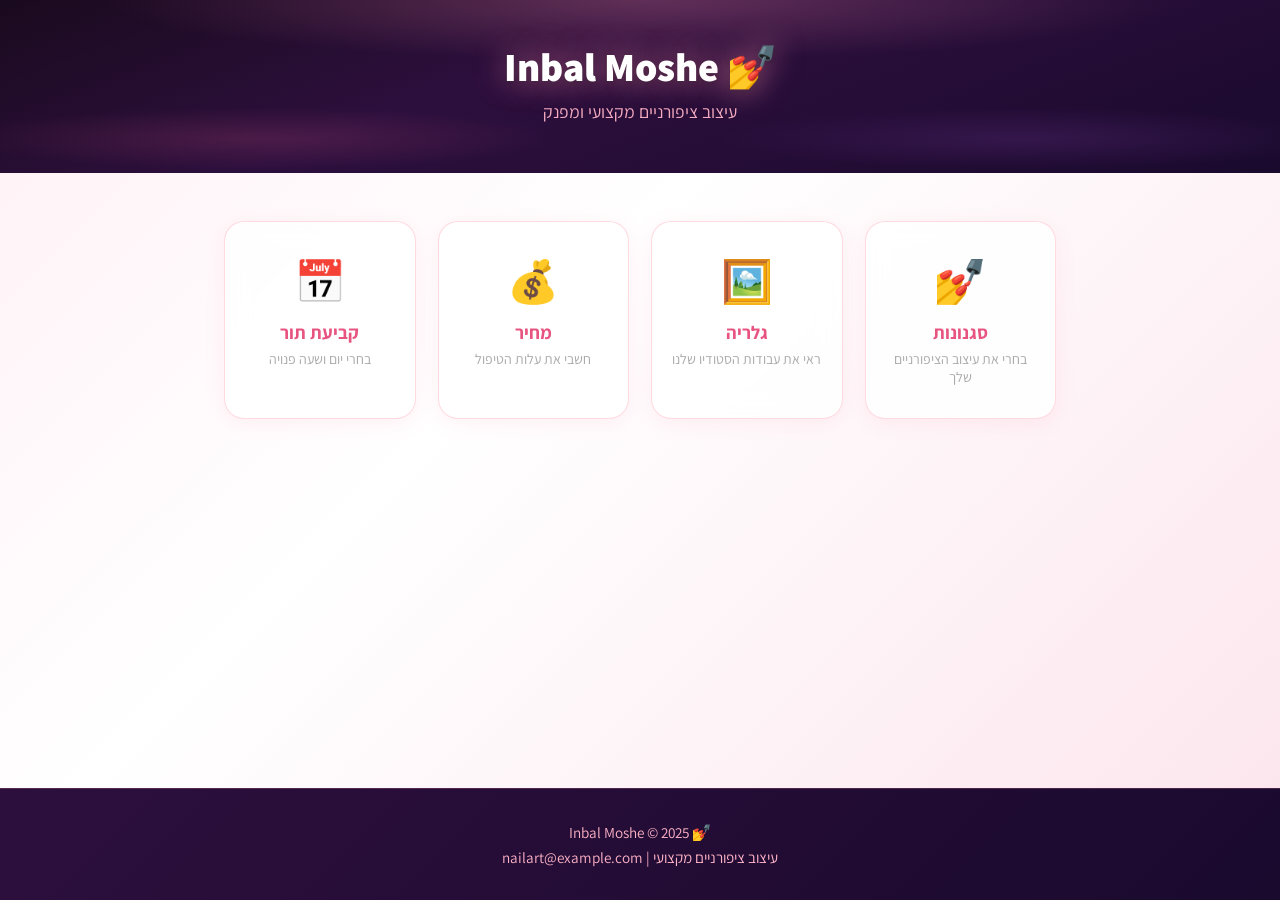
<file: index.html>
<!DOCTYPE html>
<html lang="he" dir="rtl">
<head>
  <meta charset="UTF-8">
  <meta name="viewport" content="width=device-width, initial-scale=1.0">
  <title>Inbal Moshe | Makeup & Nails</title>
  <link rel="stylesheet" href="style.css">
  <link href="https://fonts.googleapis.com/css2?family=Assistant:wght@400;600;700&display=swap" rel="stylesheet">
</head>
<body>

  <header class="home-header">
    <div class="header-content">
      <h1>💅 Inbal Moshe</h1>
      <p>עיצוב ציפורניים מקצועי ומפנק</p>
    </div>
  </header>

  <main class="home-main">
    <div class="home-cards">
      <a href="styles.html" class="home-card">
        <div class="home-card-icon">💅</div>
        <h3>סגנונות</h3>
        <p>בחרי את עיצוב הציפורניים שלך</p>
      </a>
      <a href="portfolio.html" class="home-card">
        <div class="home-card-icon">🖼️</div>
        <h3>גלריה</h3>
        <p>ראי את עבודות הסטודיו שלנו</p>
      </a>
      <a href="price.html" class="home-card">
        <div class="home-card-icon">💰</div>
        <h3>מחיר</h3>
        <p>חשבי את עלות הטיפול</p>
      </a>
      <a href="booking.html" class="home-card">
        <div class="home-card-icon">📅</div>
        <h3>קביעת תור</h3>
        <p>בחרי יום ושעה פנויה</p>
      </a>
    </div>
  </main>

  <footer>
    <div class="footer-content">
      <p>💅 Inbal Moshe &copy; 2025</p>
      <p>עיצוב ציפורניים מקצועי | nailart@example.com</p>
    </div>
  </footer>

</body>
</html>
</file>
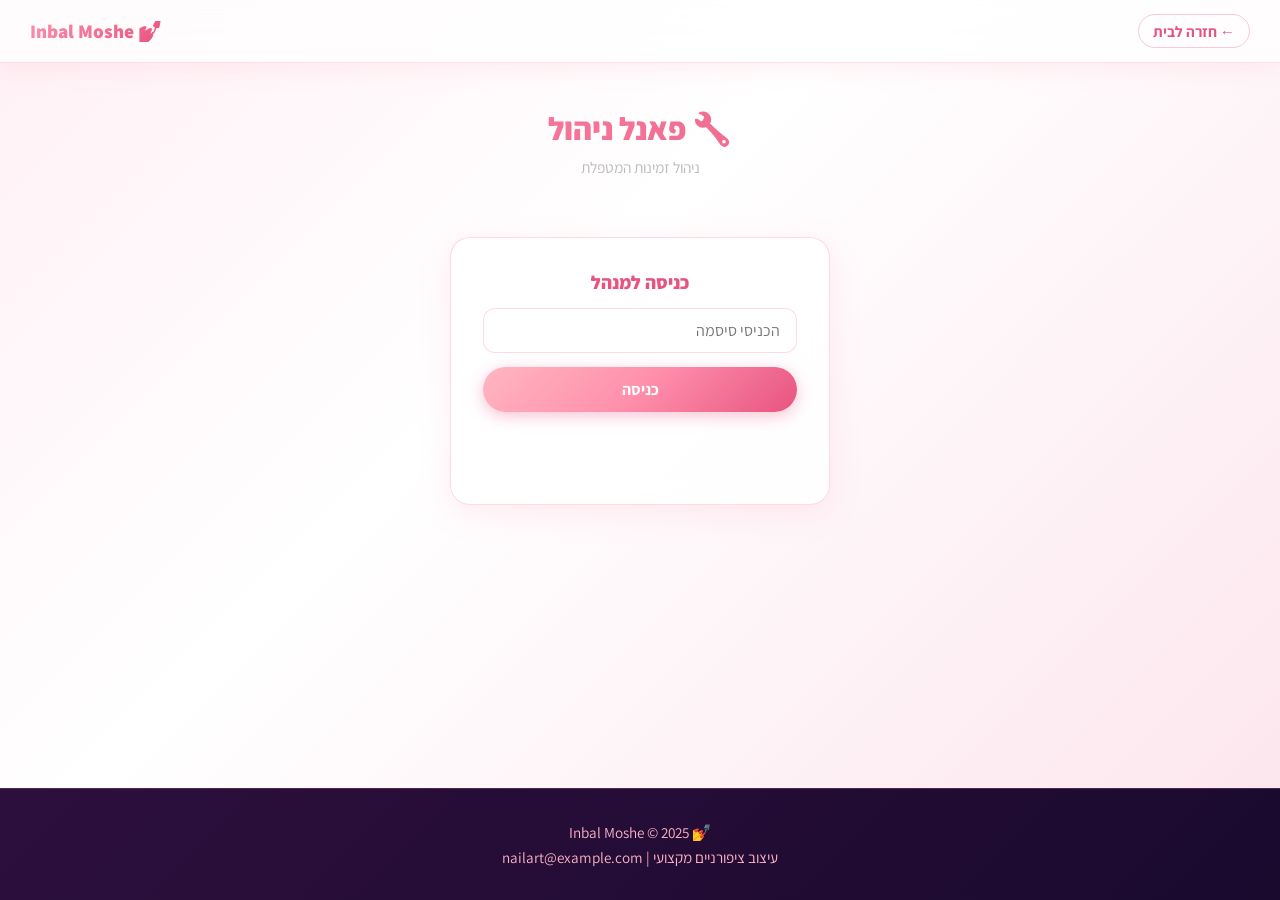
<file: admin.html>
<!DOCTYPE html>
<html lang="he" dir="rtl">
<head>
  <meta charset="UTF-8">
  <meta name="viewport" content="width=device-width, initial-scale=1.0">
  <title>Inbal Moshe | Makeup & Nails - פאנל ניהול</title>
  <link rel="stylesheet" href="style.css">
  <link href="https://fonts.googleapis.com/css2?family=Assistant:wght@400;600;700&display=swap" rel="stylesheet">
</head>
<body>

  <div class="topbar">
    <a href="index.html" class="back-home">← חזרה לבית</a>
    <span class="topbar-logo">💅 Inbal Moshe</span>
  </div>

  <main class="page-main">
    <div class="page-header">
      <h2>🔧 פאנל ניהול</h2>
      <p class="section-subtitle">ניהול זמינות המטפלת</p>
    </div>

    <!-- כניסה -->
    <div id="adminLogin" class="admin-box">
      <h3>כניסה למנהל</h3>
      <input type="password" id="adminPass" placeholder="הכניסי סיסמה" onkeydown="if(event.key==='Enter') adminLogin()">
      <button onclick="adminLogin()">כניסה</button>
      <p id="adminError" class="confirm-msg error"></p>
    </div>

    <!-- פאנל ניהול -->
    <div id="adminPanel" class="hidden">

      <div class="admin-section">
        <h3>ימי עבודה שבועיים</h3>
        <p class="section-subtitle">בחרי אילו ימים את עובדת</p>
        <div class="working-days-grid" id="workingDaysGrid"></div>
        <button onclick="saveWorkingDays()">שמרי</button>
        <p id="savedMsg" class="confirm-msg"></p>
      </div>

      <div class="admin-section">
        <h3>חסימת תאריך ספציפי</h3>
        <p class="section-subtitle">חופשה, מנוחה, יום פרטי</p>
        <div class="admin-row">
          <input type="date" id="blockDateInput">
          <button onclick="blockDate()">חסמי תאריך</button>
        </div>
        <div id="blockedList" class="blocked-list"></div>
      </div>

      <div class="admin-section">
        <h3>תורים שנקבעו</h3>
        <div id="appointmentsList" class="appointments-list"></div>
        <button class="btn-danger" onclick="clearAllAppointments()">מחקי את כל התורים</button>
      </div>

      <div class="page-action" style="margin-top:10px">
        <button class="back-btn" onclick="adminLogout()">התנתקי</button>
      </div>
    </div>
  </main>

  <footer>
    <div class="footer-content">
      <p>💅 Inbal Moshe &copy; 2025</p>
      <p>עיצוב ציפורניים מקצועי | nailart@example.com</p>
    </div>
  </footer>

  <script src="script.js"></script>
</body>
</html>
</file>
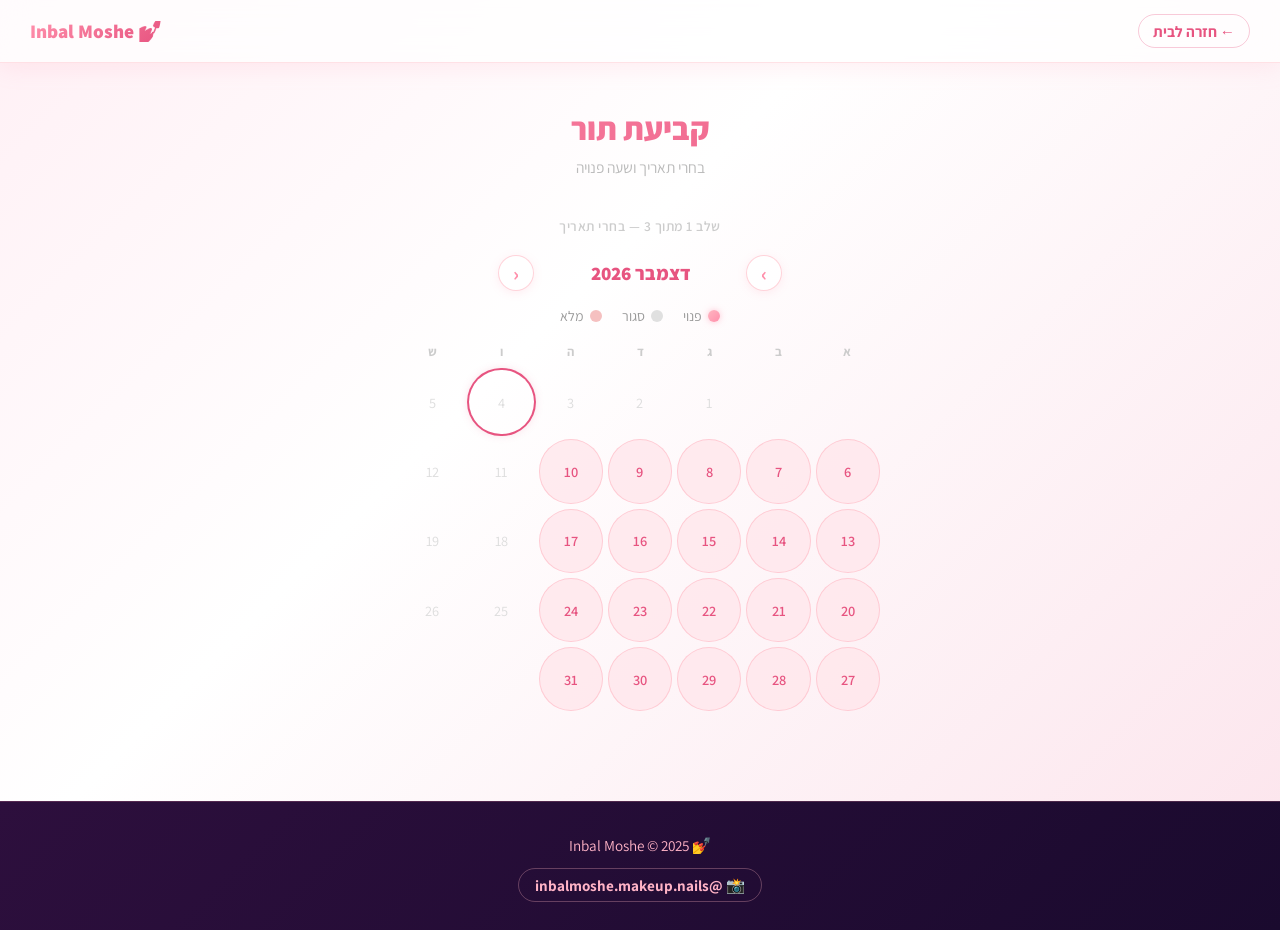
<file: booking.html>
﻿<!DOCTYPE html>
<html lang="he" dir="rtl">
<head>
  <meta charset="UTF-8">
  <meta name="viewport" content="width=device-width, initial-scale=1.0">
  <title>Inbal Moshe | Makeup & Nails - קביעת תור</title>
  <link rel="stylesheet" href="style.css">
  <link href="https://fonts.googleapis.com/css2?family=Assistant:wght@400;600;700&display=swap" rel="stylesheet">
</head>
<body>

  <div class="topbar">
    <a href="index.html" class="back-home">← חזרה לבית</a>
    <span class="topbar-logo">💅 Inbal Moshe</span>
  </div>

  <main class="page-main">
    <div class="page-header">
      <h2>קביעת תור</h2>
      <p class="section-subtitle">בחרי תאריך ושעה פנויה</p>
    </div>

    <div class="booking-container">

      <!-- שלב 1: יומן -->
      <div id="step1" class="booking-step">
        <div class="step-label">שלב 1 מתוך 3 — בחרי תאריך</div>
        <div class="calendar-header">
          <button class="cal-nav" onclick="changeMonth(-1)">&#8250;</button>
          <span id="calMonthLabel"></span>
          <button class="cal-nav" onclick="changeMonth(1)">&#8249;</button>
        </div>
        <div class="calendar-legend">
          <span class="legend-item"><span class="legend-dot available"></span> פנוי</span>
          <span class="legend-item"><span class="legend-dot unavailable"></span> סגור</span>
          <span class="legend-item"><span class="legend-dot full"></span> מלא</span>
        </div>
        <div class="calendar-weekdays">
          <span>א</span><span>ב</span><span>ג</span><span>ד</span><span>ה</span><span>ו</span><span>ש</span>
        </div>
        <div class="calendar-grid" id="calendarGrid"></div>
      </div>

      <!-- שלב 2: שעות -->
      <div id="step2" class="booking-step hidden">
        <div class="step-label">שלב 2 מתוך 3 — בחרי שעה</div>
        <h3 id="selectedDateLabel"></h3>
        <p class="section-subtitle">בחרי שעה פנויה</p>
        <div class="time-slots" id="timeSlots"></div>
        <button class="back-btn" onclick="goToStep(1)">← חזרה ליומן</button>
      </div>

      <!-- שלב 3: טופס -->
      <div id="step3" class="booking-step hidden">
        <div class="step-label">שלב 3 מתוך 3 — פרטים אישיים</div>
        <div class="booking-summary" id="bookingSummary"></div>
        <form id="appointmentForm" onsubmit="sendAppointment(event)">
          <label for="name">שם מלא:</label>
          <input type="text" id="name" placeholder="הכניסי שם מלא" required>

          <label for="phone">טלפון:</label>
          <input type="tel" id="phone" placeholder="050-0000000">

          <label for="serviceSelect">סוג טיפול:</label>
          <select id="serviceSelect" required>
            <option value="">בחרי סוג טיפול...</option>
            <optgroup label="💅 ציפורניים">
              <option value="מניקור ושיוף צורה (ללא לק) - 80 ₪">מניקור ושיוף צורה (ללא לק) - 80 ₪</option>
              <option value="מניקור + לק ג'ל - 120 ₪">מניקור + לק ג'ל - 120 ₪</option>
              <option value="מניקור + לק ג'ל מבנה אנטומי - 150 ₪">מניקור + לק ג'ל מבנה אנטומי - 150 ₪</option>
              <option value="לק ג'ל ברגליים - 130 ₪">לק ג'ל ברגליים - 130 ₪</option>
              <option value="השלמת ציפורן - 10 ₪">השלמת ציפורן - 10 ₪</option>
              <option value="בניית ציפורניים - 180 ₪">בניית ציפורניים - 180 ₪</option>
              <option value="בנייה חדשה - 300-350 ₪">בנייה חדשה - 300-350 ₪</option>
            </optgroup>
            <optgroup label="✨ תוספות">
              <option value="ציור/קישוט - 10-100 ₪">ציור/קישוט - 10-100 ₪</option>
              <option value="אישור כלות/ערב - בתיאום מראש">אישור כלות/ערב - בתיאום מראש</option>
            </optgroup>
            <optgroup label="👁️ ריסים וגבות">
              <option value="הדברת ריסים בשיטה הקרה - 150 ₪">הדברת ריסים בשיטה הקרה - 150 ₪</option>
              <option value="הרמת ריסים - בתיאום מראש">הרמת ריסים - בתיאום מראש</option>
              <option value="הרמת גבות - בתיאום מראש">הרמת גבות - בתיאום מראש</option>
              <option value="עיצוב גבות - בתיאום מראש">עיצוב גבות - בתיאום מראש</option>
            </optgroup>
          </select>

          <label for="styleSelect">עיצוב ציפורניים:</label>
          <select id="styleSelect">
            <option value="">בחרי עיצוב...</option>
            <optgroup label="📸 מהאלבום שלנו">
              <option>French Classic</option>
              <option>Glitter Ombre</option>
              <option>Colorful</option>
              <option>עיצוב קלאסי</option>
              <option>עיצוב אלגנטי</option>
              <option>עיצוב צבעוני</option>
            </optgroup>
            <optgroup label="✨ קלאסי">
              <option>Red Classic</option>
              <option>Nude Natural</option>
              <option>Black Matte</option>
              <option>Burgundy Wine</option>
              <option>Pure White</option>
              <option>Dark Navy</option>
            </optgroup>
            <optgroup label="🌸 פסטל">
              <option>Baby Pink</option>
              <option>Baby Blue</option>
              <option>Lavender</option>
              <option>Mint Green</option>
              <option>Peach Cream</option>
              <option>Lilac Dream</option>
              <option>Coral Reef</option>
              <option>Dusty Rose</option>
            </optgroup>
            <optgroup label="🌅 אומברה">
              <option>Sunset Ombre</option>
              <option>Ocean Blue</option>
              <option>Rose Gold</option>
              <option>Berry Bliss</option>
              <option>Forest Green</option>
              <option>Rainbow</option>
            </optgroup>
            <optgroup label="💎 מיוחד">
              <option>Marble</option>
              <option>Gold Chrome</option>
              <option>Holographic</option>
              <option>Pink Glitter</option>
              <option>Galaxy</option>
              <option>Silver Chrome</option>
              <option>Leopard Print</option>
              <option>Geometric Lines</option>
            </optgroup>
          </select>

          <label for="note">הערות נוספות:</label>
          <textarea id="note" placeholder="כתבי כאן הערות..."></textarea>

          <button type="submit">אשרי תור</button>
        </form>
        <button class="back-btn" onclick="goToStep(2)">← חזרה לשעות</button>
        <div id="confirmMsg" class="confirm-msg"></div>
      </div>

    </div>
  </main>

  <footer>
    <div class="footer-content">
      <p>💅 Inbal Moshe &copy; 2025</p>
      <a href="https://www.instagram.com/inbalmoshe.makeup.nails/" target="_blank" class="footer-insta">📸 @inbalmoshe.makeup.nails</a>
    </div>
  </footer>

  <script src="script.js"></script>
</body>
</html>
</file>
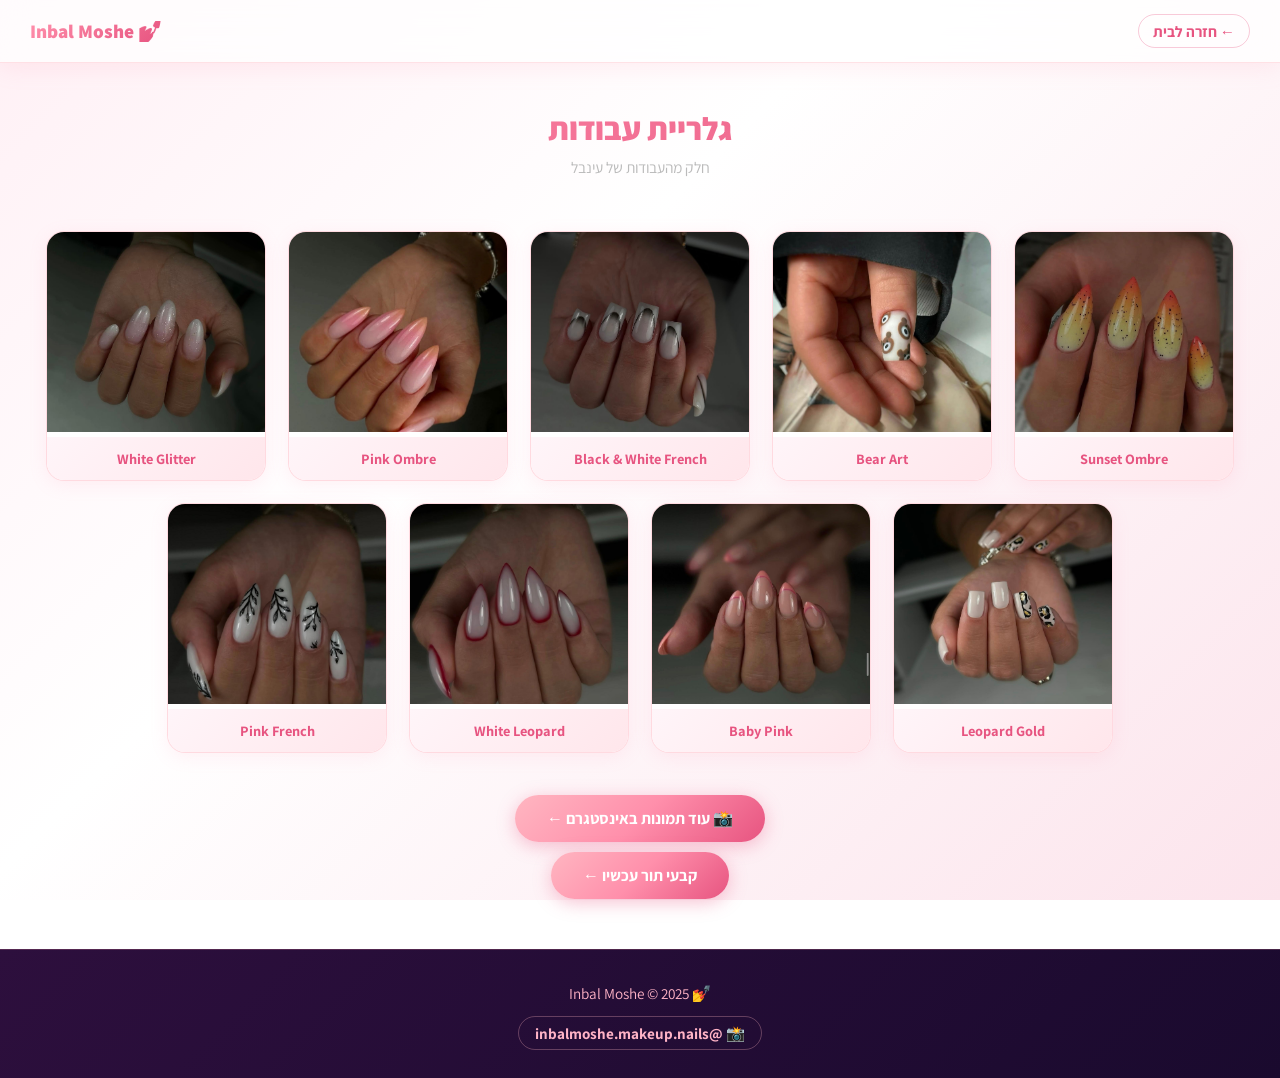
<file: portfolio.html>
﻿<!DOCTYPE html>
<html lang="he" dir="rtl">
<head>
  <meta charset="UTF-8">
  <meta name="viewport" content="width=device-width, initial-scale=1.0">
  <title>Inbal Moshe | Makeup & Nails - גלריה</title>
  <link rel="stylesheet" href="style.css">
  <link href="https://fonts.googleapis.com/css2?family=Assistant:wght@400;600;700&display=swap" rel="stylesheet">
</head>
<body>

  <div class="topbar">
    <a href="index.html" class="back-home">← חזרה לבית</a>
    <span class="topbar-logo">💅 Inbal Moshe</span>
  </div>

  <main class="page-main">
    <div class="page-header">
      <h2>גלריית עבודות</h2>
      <p class="section-subtitle">חלק מהעבודות של עינבל</p>
    </div>

    <div class="portfolio-grid">
      <div class="work-card">
        <img src="insta1.jpg" alt="Sunset Ombre">
        <p>Sunset Ombre</p>
      </div>
      <div class="work-card">
        <img src="insta2.jpg" alt="Bear Art">
        <p>Bear Art</p>
      </div>
      <div class="work-card">
        <img src="insta3.jpg" alt="Black French">
        <p>Black & White French</p>
      </div>
      <div class="work-card">
        <img src="insta4.jpg" alt="Pink Ombre">
        <p>Pink Ombre</p>
      </div>
      <div class="work-card">
        <img src="insta5.jpg" alt="White Glitter">
        <p>White Glitter</p>
      </div>
      <div class="work-card">
        <img src="insta6.jpg" alt="Leopard Gold">
        <p>Leopard Gold</p>
      </div>
      <div class="work-card">
        <img src="insta7.jpg" alt="Baby Pink">
        <p>Baby Pink</p>
      </div>
      <div class="work-card">
        <img src="insta8.jpg" alt="White Leopard">
        <p>White Leopard</p>
      </div>
      <div class="work-card">
        <img src="insta9.jpg" alt="Pink French">
        <p>Pink French</p>
      </div>
    </div>

    <div class="page-action">
      <a href="https://www.instagram.com/inbalmoshe.makeup.nails/" target="_blank" class="btn-action">📸 עוד תמונות באינסטגרם ←</a>
    </div>
    <div class="page-action" style="margin-top:10px">
      <a href="booking.html" class="btn-action">קבעי תור עכשיו ←</a>
    </div>
  </main>

  <footer>
    <div class="footer-content">
      <p>💅 Inbal Moshe &copy; 2025</p>
      <a href="https://www.instagram.com/inbalmoshe.makeup.nails/" target="_blank" class="footer-insta">📸 @inbalmoshe.makeup.nails</a>
    </div>
  </footer>

  <script src="script.js"></script>
</body>
</html>
</file>
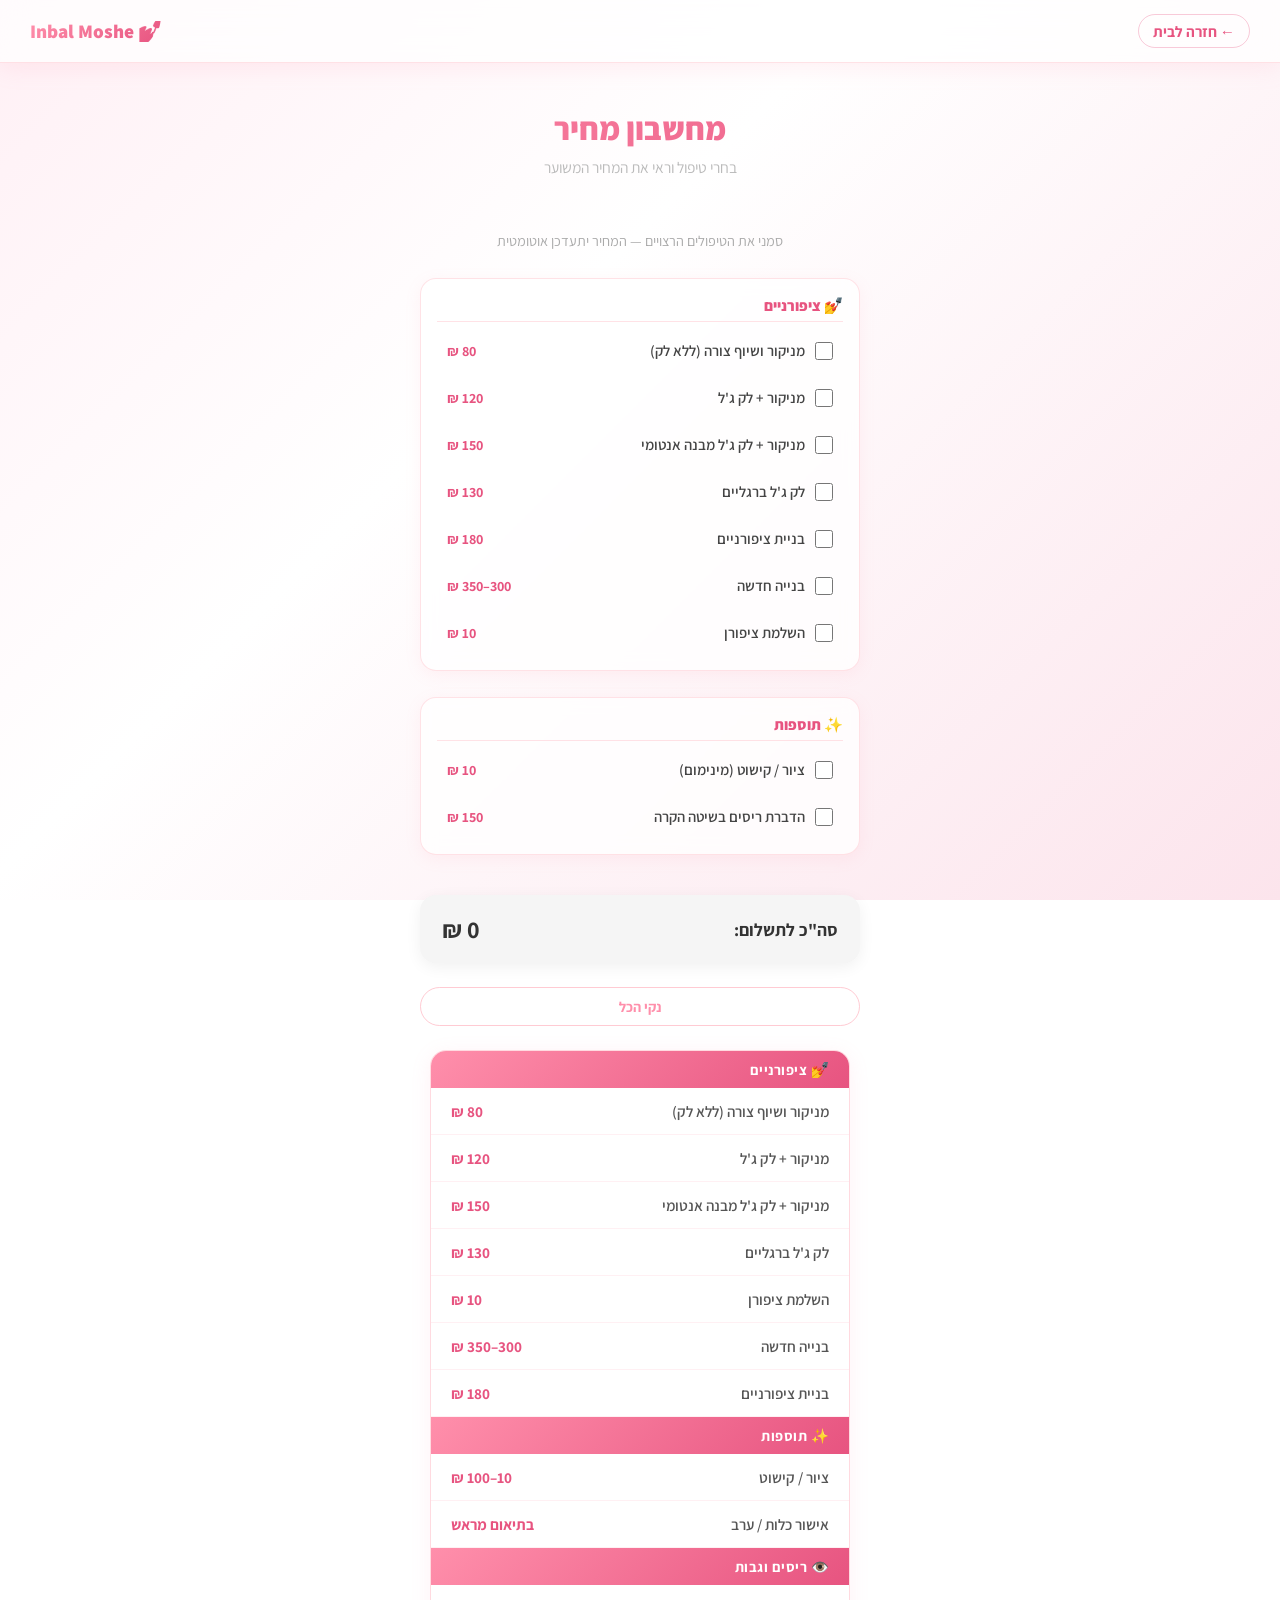
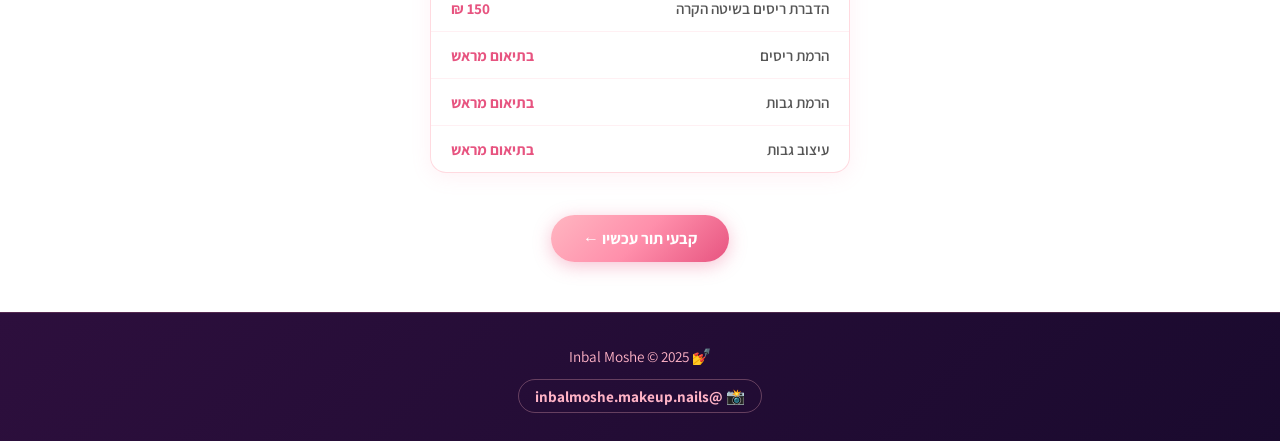
<file: price.html>
﻿<!DOCTYPE html>
<html lang="he" dir="rtl">
<head>
  <meta charset="UTF-8">
  <meta name="viewport" content="width=device-width, initial-scale=1.0">
  <title>Inbal Moshe | Makeup & Nails - מחיר</title>
  <link rel="stylesheet" href="style.css">
  <link href="https://fonts.googleapis.com/css2?family=Assistant:wght@400;600;700&display=swap" rel="stylesheet">
</head>
<body>

  <div class="topbar">
    <a href="index.html" class="back-home">← חזרה לבית</a>
    <span class="topbar-logo">💅 Inbal Moshe</span>
  </div>

  <main class="page-main">
    <div class="page-header">
      <h2>מחשבון מחיר</h2>
      <p class="section-subtitle">בחרי טיפול וראי את המחיר המשוער</p>
    </div>

    <div class="price-calc-box">
      <p class="calc-subtitle">סמני את הטיפולים הרצויים — המחיר יתעדכן אוטומטית</p>

      <div class="calc-group">
        <div class="calc-group-title">💅 ציפורניים</div>
        <label class="calc-item"><input type="checkbox" value="80"  onchange="calcTotal()"><span>מניקור ושיוף צורה (ללא לק)</span><span class="calc-price">80 ₪</span></label>
        <label class="calc-item"><input type="checkbox" value="120" onchange="calcTotal()"><span>מניקור + לק ג'ל</span><span class="calc-price">120 ₪</span></label>
        <label class="calc-item"><input type="checkbox" value="150" onchange="calcTotal()"><span>מניקור + לק ג'ל מבנה אנטומי</span><span class="calc-price">150 ₪</span></label>
        <label class="calc-item"><input type="checkbox" value="130" onchange="calcTotal()"><span>לק ג'ל ברגליים</span><span class="calc-price">130 ₪</span></label>
        <label class="calc-item"><input type="checkbox" value="180" onchange="calcTotal()"><span>בניית ציפורניים</span><span class="calc-price">180 ₪</span></label>
        <label class="calc-item"><input type="checkbox" value="300" onchange="calcTotal()"><span>בנייה חדשה</span><span class="calc-price">300–350 ₪</span></label>
        <label class="calc-item"><input type="checkbox" value="10"  onchange="calcTotal()"><span>השלמת ציפורן</span><span class="calc-price">10 ₪</span></label>
      </div>

      <div class="calc-group">
        <div class="calc-group-title">✨ תוספות</div>
        <label class="calc-item"><input type="checkbox" value="10"  onchange="calcTotal()"><span>ציור / קישוט (מינימום)</span><span class="calc-price">10 ₪</span></label>
        <label class="calc-item"><input type="checkbox" value="150" onchange="calcTotal()"><span>הדברת ריסים בשיטה הקרה</span><span class="calc-price">150 ₪</span></label>
      </div>

      <div class="calc-total-box" id="totalBox">
        <span>סה"כ לתשלום:</span>
        <span id="totalAmount" class="calc-total-num">0 ₪</span>
      </div>

      <button class="calc-reset-btn" onclick="resetCalc()">נקי הכל</button>

      <div class="price-table">
        <div class="price-cat-title">💅 ציפורניים</div>
        <div class="price-row">
          <span class="price-name">מניקור ושיוף צורה (ללא לק)</span>
          <span class="price-val">80 ₪</span>
        </div>
        <div class="price-row">
          <span class="price-name">מניקור + לק ג'ל</span>
          <span class="price-val">120 ₪</span>
        </div>
        <div class="price-row">
          <span class="price-name">מניקור + לק ג'ל מבנה אנטומי</span>
          <span class="price-val">150 ₪</span>
        </div>
        <div class="price-row">
          <span class="price-name">לק ג'ל ברגליים</span>
          <span class="price-val">130 ₪</span>
        </div>
        <div class="price-row">
          <span class="price-name">השלמת ציפורן</span>
          <span class="price-val">10 ₪</span>
        </div>
        <div class="price-row">
          <span class="price-name">בנייה חדשה</span>
          <span class="price-val">300–350 ₪</span>
        </div>
        <div class="price-row">
          <span class="price-name">בניית ציפורניים</span>
          <span class="price-val">180 ₪</span>
        </div>

        <div class="price-cat-title">✨ תוספות</div>
        <div class="price-row">
          <span class="price-name">ציור / קישוט</span>
          <span class="price-val">10–100 ₪</span>
        </div>
        <div class="price-row">
          <span class="price-name">אישור כלות / ערב</span>
          <span class="price-val">בתיאום מראש</span>
        </div>

        <div class="price-cat-title">👁️ ריסים וגבות</div>
        <div class="price-row">
          <span class="price-name">הדברת ריסים בשיטה הקרה</span>
          <span class="price-val">150 ₪</span>
        </div>
        <div class="price-row">
          <span class="price-name">הרמת ריסים</span>
          <span class="price-val">בתיאום מראש</span>
        </div>
        <div class="price-row">
          <span class="price-name">הרמת גבות</span>
          <span class="price-val">בתיאום מראש</span>
        </div>
        <div class="price-row">
          <span class="price-name">עיצוב גבות</span>
          <span class="price-val">בתיאום מראש</span>
        </div>
      </div>
    </div>

    <div class="page-action">
      <a href="booking.html" class="btn-action">קבעי תור עכשיו ←</a>
    </div>
  </main>

  <footer>
    <div class="footer-content">
      <p>💅 Inbal Moshe &copy; 2025</p>
      <a href="https://www.instagram.com/inbalmoshe.makeup.nails/" target="_blank" class="footer-insta">📸 @inbalmoshe.makeup.nails</a>
    </div>
  </footer>

  <script src="script.js"></script>
</body>
</html>
</file>
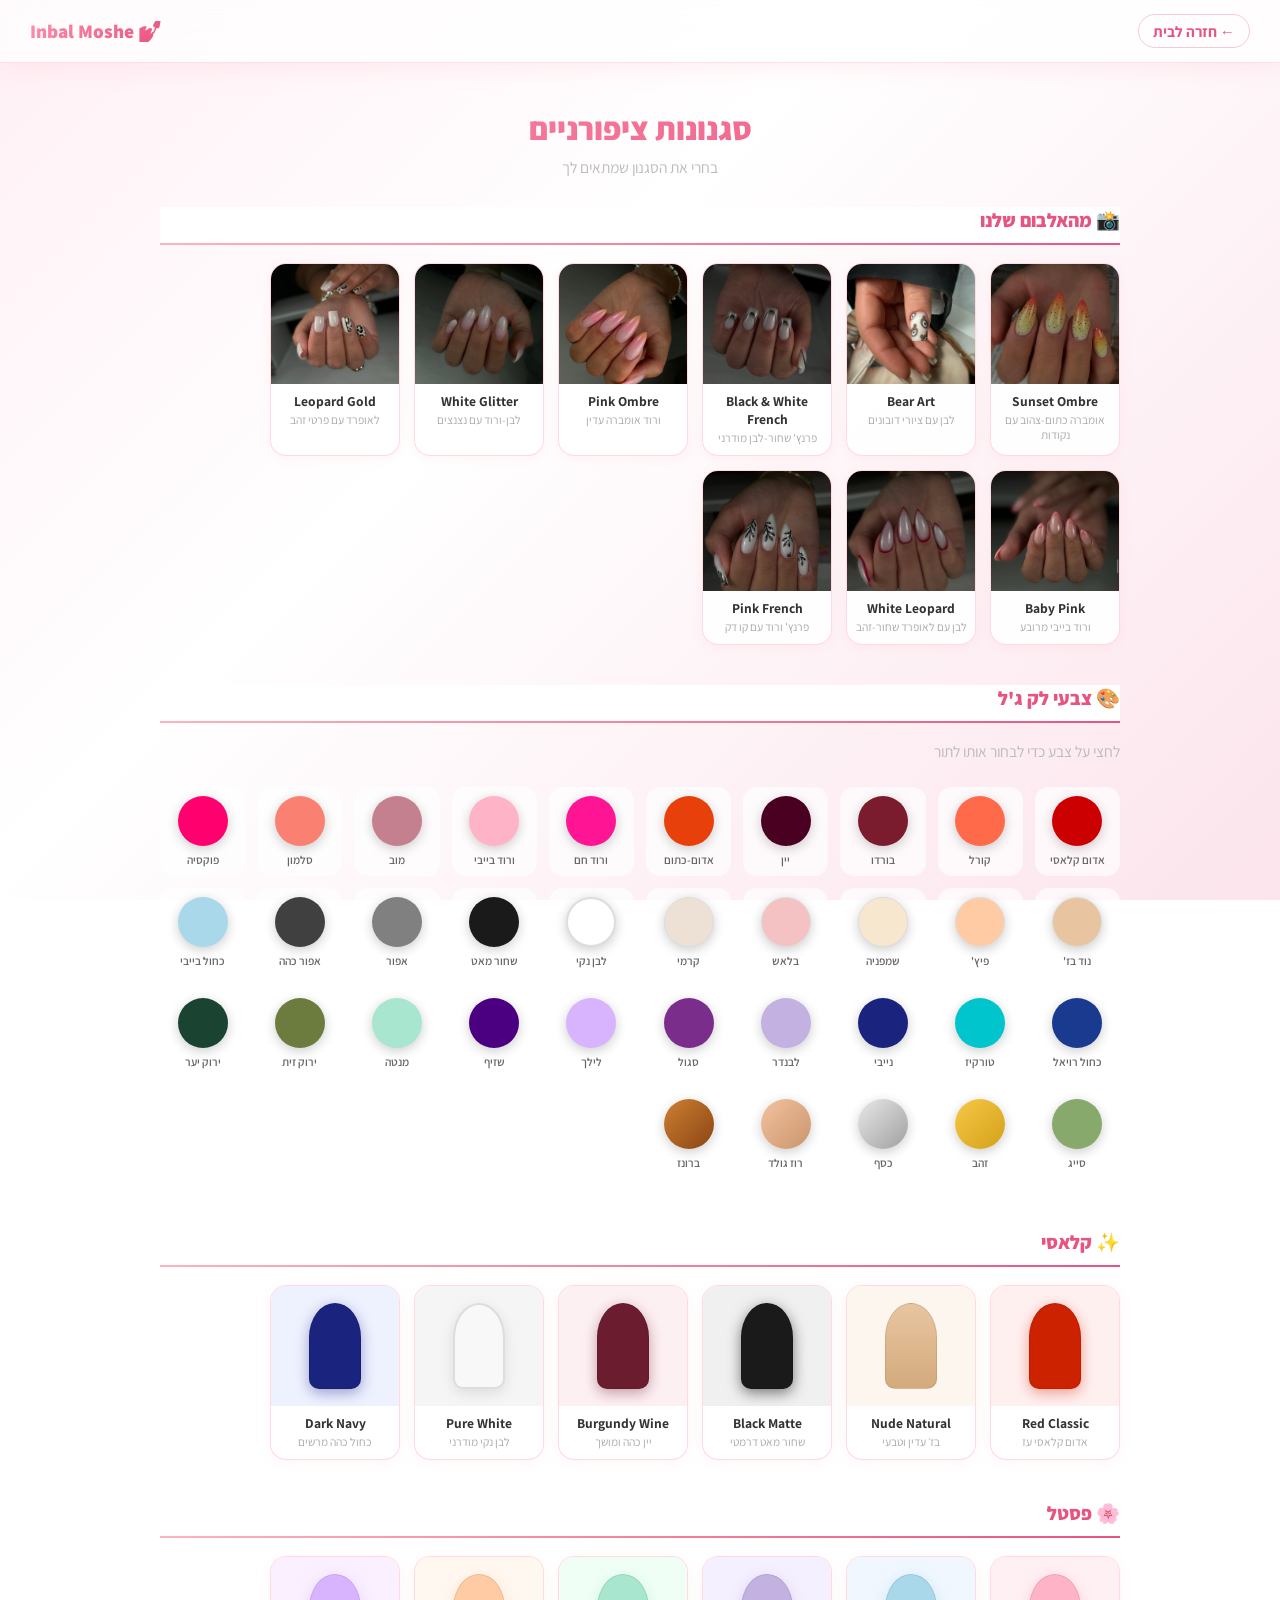
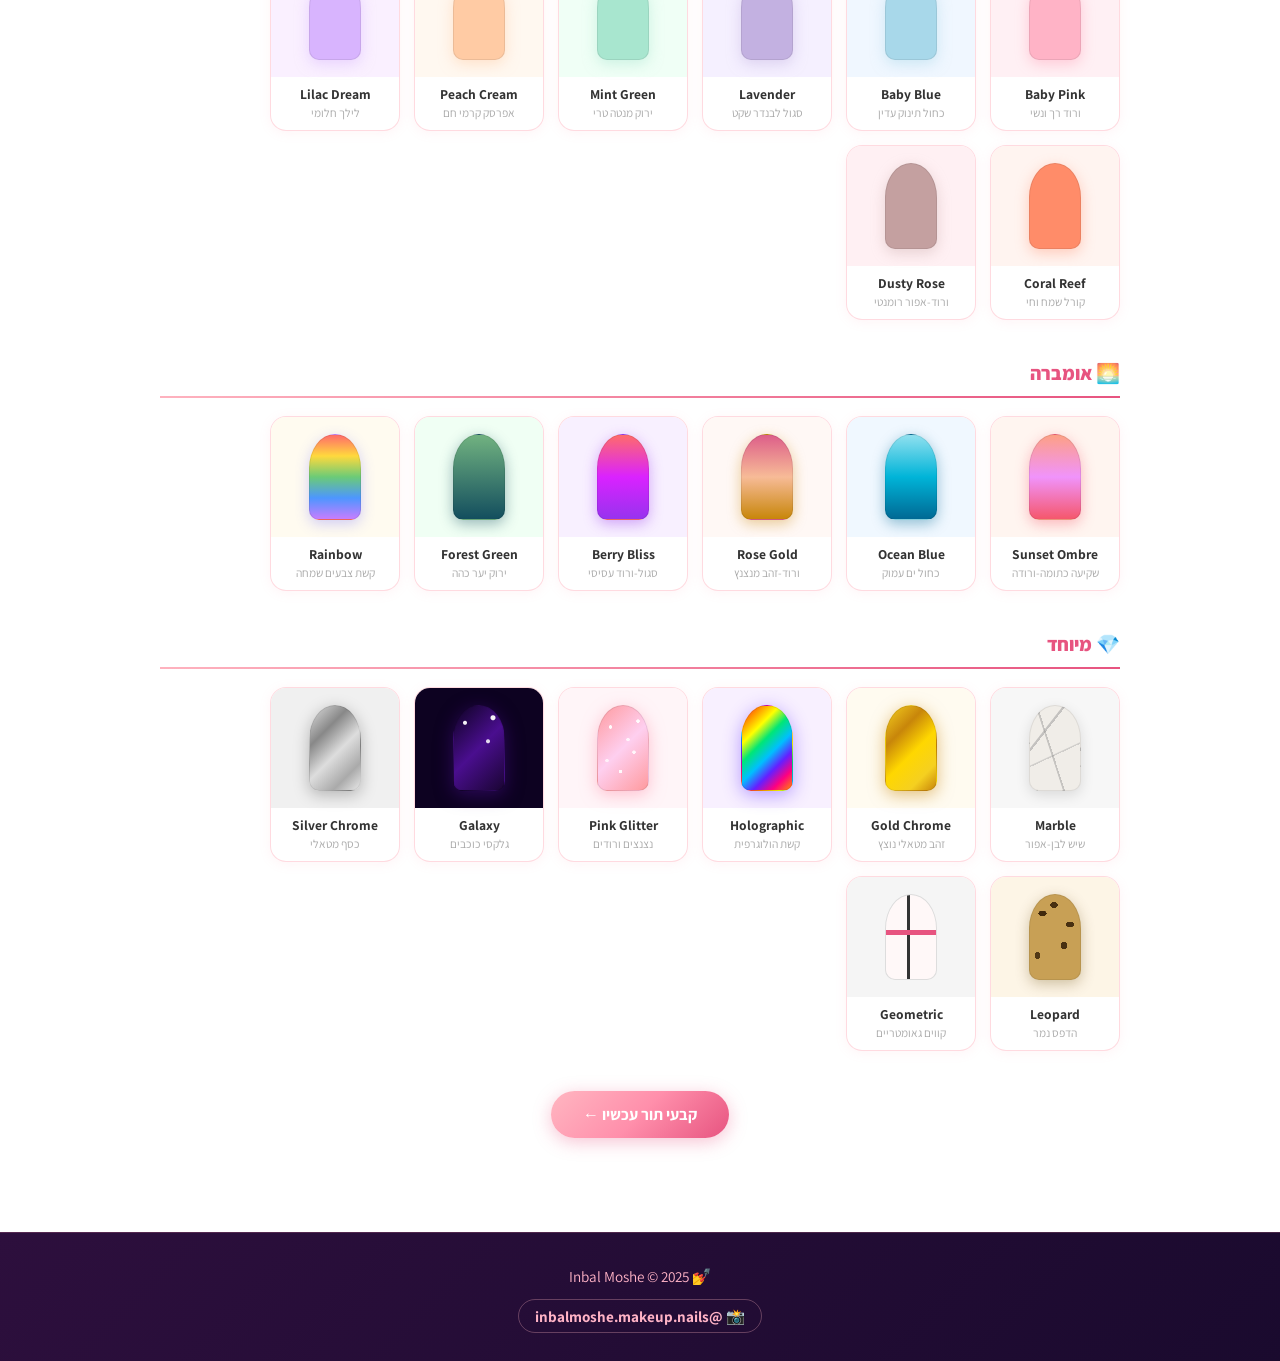
<file: styles.html>
﻿<!DOCTYPE html>
<html lang="he" dir="rtl">
<head>
  <meta charset="UTF-8">
  <meta name="viewport" content="width=device-width, initial-scale=1.0">
  <title>Inbal Moshe | Makeup & Nails - סגנונות</title>
  <link rel="stylesheet" href="style.css">
  <link href="https://fonts.googleapis.com/css2?family=Assistant:wght@400;600;700&display=swap" rel="stylesheet">
</head>
<body>

  <div class="topbar">
    <a href="index.html" class="back-home">← חזרה לבית</a>
    <span class="topbar-logo">💅 Inbal Moshe</span>
  </div>

  <main class="page-main">
    <div class="page-header">
      <h2>סגנונות ציפורניים</h2>
      <p class="section-subtitle">בחרי את הסגנון שמתאים לך</p>
    </div>

    <div id="chosenBanner" class="chosen-banner hidden">
      <span id="chosenStyle"></span>
      <a href="booking.html" class="chosen-cta">קבעי תור עם הסגנון הזה ←</a>
    </div>

    <!-- ===== מהאלבום שלנו ===== -->
    <div class="style-category">
      <h3 class="cat-title">📸 מהאלבום שלנו</h3>
      <div class="styles-grid-new">

        <div class="style-card-new" onclick="selectStyle('Sunset Ombre', this)">
          <div class="card-img"><img src="insta1.jpg" alt="Sunset Ombre"></div>
          <p class="sname">Sunset Ombre</p>
          <p class="sdesc">אומברה כתום-צהוב עם נקודות</p>
        </div>

        <div class="style-card-new" onclick="selectStyle('Bear Art', this)">
          <div class="card-img"><img src="insta2.jpg" alt="Bear Art"></div>
          <p class="sname">Bear Art</p>
          <p class="sdesc">לבן עם ציורי דובונים</p>
        </div>

        <div class="style-card-new" onclick="selectStyle('Black & White French', this)">
          <div class="card-img"><img src="insta3.jpg" alt="Black French"></div>
          <p class="sname">Black & White French</p>
          <p class="sdesc">פרנץ' שחור-לבן מודרני</p>
        </div>

        <div class="style-card-new" onclick="selectStyle('Pink Ombre', this)">
          <div class="card-img"><img src="insta4.jpg" alt="Pink Ombre"></div>
          <p class="sname">Pink Ombre</p>
          <p class="sdesc">ורוד אומברה עדין</p>
        </div>

        <div class="style-card-new" onclick="selectStyle('White Glitter', this)">
          <div class="card-img"><img src="insta5.jpg" alt="White Glitter"></div>
          <p class="sname">White Glitter</p>
          <p class="sdesc">לבן-ורוד עם נצנצים</p>
        </div>

        <div class="style-card-new" onclick="selectStyle('Leopard Gold', this)">
          <div class="card-img"><img src="insta6.jpg" alt="Leopard Gold"></div>
          <p class="sname">Leopard Gold</p>
          <p class="sdesc">לאופרד עם פרטי זהב</p>
        </div>

        <div class="style-card-new" onclick="selectStyle('Baby Pink', this)">
          <div class="card-img"><img src="insta7.jpg" alt="Baby Pink"></div>
          <p class="sname">Baby Pink</p>
          <p class="sdesc">ורוד בייבי מרובע</p>
        </div>

        <div class="style-card-new" onclick="selectStyle('White Leopard', this)">
          <div class="card-img"><img src="insta8.jpg" alt="White Leopard"></div>
          <p class="sname">White Leopard</p>
          <p class="sdesc">לבן עם לאופרד שחור-זהב</p>
        </div>

        <div class="style-card-new" onclick="selectStyle('Pink French', this)">
          <div class="card-img"><img src="insta9.jpg" alt="Pink French"></div>
          <p class="sname">Pink French</p>
          <p class="sdesc">פרנץ' ורוד עם קו דק</p>
        </div>

      </div>
    </div>

    <!-- ===== צבעי לק ג'ל ===== -->
    <div class="style-category">
      <h3 class="cat-title">🎨 צבעי לק ג'ל</h3>
      <p class="section-subtitle" style="margin-bottom:16px">לחצי על צבע כדי לבחור אותו לתור</p>
      <div class="color-swatches-grid">

        <!-- אדומים -->
        <div class="swatch-card" onclick="selectStyle('אדום קלאסי', this)">
          <div class="swatch" style="background:#cc0000"></div>
          <p>אדום קלאסי</p>
        </div>
        <div class="swatch-card" onclick="selectStyle('קורל', this)">
          <div class="swatch" style="background:#ff6b4a"></div>
          <p>קורל</p>
        </div>
        <div class="swatch-card" onclick="selectStyle('בורדו', this)">
          <div class="swatch" style="background:#7b1c2e"></div>
          <p>בורדו</p>
        </div>
        <div class="swatch-card" onclick="selectStyle('יין', this)">
          <div class="swatch" style="background:#4a0020"></div>
          <p>יין</p>
        </div>
        <div class="swatch-card" onclick="selectStyle('אדום-כתום', this)">
          <div class="swatch" style="background:#e8400a"></div>
          <p>אדום-כתום</p>
        </div>

        <!-- ורודים -->
        <div class="swatch-card" onclick="selectStyle('ורוד חם', this)">
          <div class="swatch" style="background:#ff1493"></div>
          <p>ורוד חם</p>
        </div>
        <div class="swatch-card" onclick="selectStyle('ורוד בייבי', this)">
          <div class="swatch" style="background:#ffb3c6"></div>
          <p>ורוד בייבי</p>
        </div>
        <div class="swatch-card" onclick="selectStyle('מוב', this)">
          <div class="swatch" style="background:#c4808e"></div>
          <p>מוב</p>
        </div>
        <div class="swatch-card" onclick="selectStyle('סלמון', this)">
          <div class="swatch" style="background:#fa8072"></div>
          <p>סלמון</p>
        </div>
        <div class="swatch-card" onclick="selectStyle('ורוד פוקסיה', this)">
          <div class="swatch" style="background:#ff006e"></div>
          <p>פוקסיה</p>
        </div>

        <!-- נודים -->
        <div class="swatch-card" onclick="selectStyle('נוד בז\'', this)">
          <div class="swatch" style="background:#e8c5a0; border:1px solid #ddd"></div>
          <p>נוד בז'</p>
        </div>
        <div class="swatch-card" onclick="selectStyle('פיץ\'', this)">
          <div class="swatch" style="background:#ffcba4; border:1px solid #ddd"></div>
          <p>פיץ'</p>
        </div>
        <div class="swatch-card" onclick="selectStyle('שמפניה', this)">
          <div class="swatch" style="background:#f7e7ce; border:1px solid #ddd"></div>
          <p>שמפניה</p>
        </div>
        <div class="swatch-card" onclick="selectStyle('בלאש', this)">
          <div class="swatch" style="background:#f4c2c2; border:1px solid #ddd"></div>
          <p>בלאש</p>
        </div>
        <div class="swatch-card" onclick="selectStyle('קרמי', this)">
          <div class="swatch" style="background:#ede0d4; border:1px solid #ddd"></div>
          <p>קרמי</p>
        </div>

        <!-- לבן ושחור -->
        <div class="swatch-card" onclick="selectStyle('לבן נקי', this)">
          <div class="swatch" style="background:#ffffff; border:2px solid #ddd"></div>
          <p>לבן נקי</p>
        </div>
        <div class="swatch-card" onclick="selectStyle('שחור מאט', this)">
          <div class="swatch" style="background:#1a1a1a"></div>
          <p>שחור מאט</p>
        </div>
        <div class="swatch-card" onclick="selectStyle('אפור', this)">
          <div class="swatch" style="background:#808080"></div>
          <p>אפור</p>
        </div>
        <div class="swatch-card" onclick="selectStyle('אפור כהה', this)">
          <div class="swatch" style="background:#404040"></div>
          <p>אפור כהה</p>
        </div>

        <!-- כחולים -->
        <div class="swatch-card" onclick="selectStyle('כחול בייבי', this)">
          <div class="swatch" style="background:#a8d8ea"></div>
          <p>כחול בייבי</p>
        </div>
        <div class="swatch-card" onclick="selectStyle('כחול רויאל', this)">
          <div class="swatch" style="background:#1a3a8f"></div>
          <p>כחול רויאל</p>
        </div>
        <div class="swatch-card" onclick="selectStyle('טורקיז', this)">
          <div class="swatch" style="background:#00c5cd"></div>
          <p>טורקיז</p>
        </div>
        <div class="swatch-card" onclick="selectStyle('נייבי', this)">
          <div class="swatch" style="background:#1a237e"></div>
          <p>נייבי</p>
        </div>

        <!-- סגולים -->
        <div class="swatch-card" onclick="selectStyle('לבנדר', this)">
          <div class="swatch" style="background:#c3b1e1"></div>
          <p>לבנדר</p>
        </div>
        <div class="swatch-card" onclick="selectStyle('סגול', this)">
          <div class="swatch" style="background:#7b2d8b"></div>
          <p>סגול</p>
        </div>
        <div class="swatch-card" onclick="selectStyle('לילך', this)">
          <div class="swatch" style="background:#d8b4fe"></div>
          <p>לילך</p>
        </div>
        <div class="swatch-card" onclick="selectStyle('שזיף', this)">
          <div class="swatch" style="background:#4b0082"></div>
          <p>שזיף</p>
        </div>

        <!-- ירוקים -->
        <div class="swatch-card" onclick="selectStyle('מנטה', this)">
          <div class="swatch" style="background:#a8e6cf"></div>
          <p>מנטה</p>
        </div>
        <div class="swatch-card" onclick="selectStyle('ירוק זית', this)">
          <div class="swatch" style="background:#6b7c3e"></div>
          <p>ירוק זית</p>
        </div>
        <div class="swatch-card" onclick="selectStyle('ירוק יער', this)">
          <div class="swatch" style="background:#1b4332"></div>
          <p>ירוק יער</p>
        </div>
        <div class="swatch-card" onclick="selectStyle('סייג', this)">
          <div class="swatch" style="background:#87a96b"></div>
          <p>סייג</p>
        </div>

        <!-- מטאלים -->
        <div class="swatch-card" onclick="selectStyle('זהב', this)">
          <div class="swatch" style="background:linear-gradient(135deg,#f7c948,#d4a017)"></div>
          <p>זהב</p>
        </div>
        <div class="swatch-card" onclick="selectStyle('כסף', this)">
          <div class="swatch" style="background:linear-gradient(135deg,#e8e8e8,#a0a0a0)"></div>
          <p>כסף</p>
        </div>
        <div class="swatch-card" onclick="selectStyle('רוז גולד', this)">
          <div class="swatch" style="background:linear-gradient(135deg,#f4c2a1,#c9956c)"></div>
          <p>רוז גולד</p>
        </div>
        <div class="swatch-card" onclick="selectStyle('ברונז', this)">
          <div class="swatch" style="background:linear-gradient(135deg,#cd7f32,#8b4513)"></div>
          <p>ברונז</p>
        </div>

      </div>
    </div>

    <!-- ===== קלאסי ===== -->
    <div class="style-category">
      <h3 class="cat-title">✨ קלאסי</h3>
      <div class="styles-grid-new">

        <div class="style-card-new" onclick="selectStyle('Red Classic', this)">
          <div class="card-nail-bg" style="background:#fff0f0">
            <div class="nail-single" style="background:#cc2200; box-shadow:0 4px 14px rgba(204,34,0,0.4)"></div>
          </div>
          <p class="sname">Red Classic</p>
          <p class="sdesc">אדום קלאסי עז</p>
        </div>

        <div class="style-card-new" onclick="selectStyle('Nude Natural', this)">
          <div class="card-nail-bg" style="background:#fdf6ef">
            <div class="nail-single" style="background:linear-gradient(to bottom,#e8c5a0,#d4aa7d)"></div>
          </div>
          <p class="sname">Nude Natural</p>
          <p class="sdesc">בז׳ עדין וטבעי</p>
        </div>

        <div class="style-card-new" onclick="selectStyle('Black Matte', this)">
          <div class="card-nail-bg" style="background:#f0f0f0">
            <div class="nail-single" style="background:#1a1a1a; box-shadow:0 4px 14px rgba(0,0,0,0.5)"></div>
          </div>
          <p class="sname">Black Matte</p>
          <p class="sdesc">שחור מאט דרמטי</p>
        </div>

        <div class="style-card-new" onclick="selectStyle('Burgundy Wine', this)">
          <div class="card-nail-bg" style="background:#fdf0f3">
            <div class="nail-single" style="background:#6b1c2e; box-shadow:0 4px 14px rgba(107,28,46,0.4)"></div>
          </div>
          <p class="sname">Burgundy Wine</p>
          <p class="sdesc">יין כהה ומושך</p>
        </div>

        <div class="style-card-new" onclick="selectStyle('Pure White', this)">
          <div class="card-nail-bg" style="background:#f5f5f5">
            <div class="nail-single" style="background:#f8f8f8; border:2px solid #ddd; box-shadow:0 4px 14px rgba(0,0,0,0.1)"></div>
          </div>
          <p class="sname">Pure White</p>
          <p class="sdesc">לבן נקי מודרני</p>
        </div>

        <div class="style-card-new" onclick="selectStyle('Dark Navy', this)">
          <div class="card-nail-bg" style="background:#eef2ff">
            <div class="nail-single" style="background:#1a237e; box-shadow:0 4px 14px rgba(26,35,126,0.4)"></div>
          </div>
          <p class="sname">Dark Navy</p>
          <p class="sdesc">כחול כהה מרשים</p>
        </div>

      </div>
    </div>

    <!-- ===== פסטל ===== -->
    <div class="style-category">
      <h3 class="cat-title">🌸 פסטל</h3>
      <div class="styles-grid-new">

        <div class="style-card-new" onclick="selectStyle('Baby Pink', this)">
          <div class="card-nail-bg" style="background:#fff0f4">
            <div class="nail-single" style="background:#ffb3c6; box-shadow:0 4px 14px rgba(255,143,171,0.4)"></div>
          </div>
          <p class="sname">Baby Pink</p>
          <p class="sdesc">ורוד רך ונשי</p>
        </div>

        <div class="style-card-new" onclick="selectStyle('Baby Blue', this)">
          <div class="card-nail-bg" style="background:#f0f7ff">
            <div class="nail-single" style="background:#a8d8ea; box-shadow:0 4px 14px rgba(168,216,234,0.5)"></div>
          </div>
          <p class="sname">Baby Blue</p>
          <p class="sdesc">כחול תינוק עדין</p>
        </div>

        <div class="style-card-new" onclick="selectStyle('Lavender', this)">
          <div class="card-nail-bg" style="background:#f5f0ff">
            <div class="nail-single" style="background:#c3b1e1; box-shadow:0 4px 14px rgba(195,177,225,0.5)"></div>
          </div>
          <p class="sname">Lavender</p>
          <p class="sdesc">סגול לבנדר שקט</p>
        </div>

        <div class="style-card-new" onclick="selectStyle('Mint Green', this)">
          <div class="card-nail-bg" style="background:#f0fff6">
            <div class="nail-single" style="background:#a8e6cf; box-shadow:0 4px 14px rgba(168,230,207,0.5)"></div>
          </div>
          <p class="sname">Mint Green</p>
          <p class="sdesc">ירוק מנטה טרי</p>
        </div>

        <div class="style-card-new" onclick="selectStyle('Peach Cream', this)">
          <div class="card-nail-bg" style="background:#fff8f0">
            <div class="nail-single" style="background:#ffcba4; box-shadow:0 4px 14px rgba(255,203,164,0.5)"></div>
          </div>
          <p class="sname">Peach Cream</p>
          <p class="sdesc">אפרסק קרמי חם</p>
        </div>

        <div class="style-card-new" onclick="selectStyle('Lilac Dream', this)">
          <div class="card-nail-bg" style="background:#faf0ff">
            <div class="nail-single" style="background:#d8b4fe; box-shadow:0 4px 14px rgba(216,180,254,0.5)"></div>
          </div>
          <p class="sname">Lilac Dream</p>
          <p class="sdesc">לילך חלומי</p>
        </div>

        <div class="style-card-new" onclick="selectStyle('Coral Reef', this)">
          <div class="card-nail-bg" style="background:#fff4f0">
            <div class="nail-single" style="background:#ff8c69; box-shadow:0 4px 14px rgba(255,140,105,0.4)"></div>
          </div>
          <p class="sname">Coral Reef</p>
          <p class="sdesc">קורל שמח וחי</p>
        </div>

        <div class="style-card-new" onclick="selectStyle('Dusty Rose', this)">
          <div class="card-nail-bg" style="background:#fff0f3">
            <div class="nail-single" style="background:#c4a0a0; box-shadow:0 4px 14px rgba(196,160,160,0.4)"></div>
          </div>
          <p class="sname">Dusty Rose</p>
          <p class="sdesc">ורוד-אפור רומנטי</p>
        </div>

      </div>
    </div>

    <!-- ===== אומברה ===== -->
    <div class="style-category">
      <h3 class="cat-title">🌅 אומברה</h3>
      <div class="styles-grid-new">

        <div class="style-card-new" onclick="selectStyle('Sunset Ombre', this)">
          <div class="card-nail-bg" style="background:#fff5f0">
            <div class="nail-single" style="background:linear-gradient(to top,#f5576c,#f093fb,#fda085); box-shadow:0 4px 14px rgba(245,87,108,0.4)"></div>
          </div>
          <p class="sname">Sunset Ombre</p>
          <p class="sdesc">שקיעה כתומה-ורודה</p>
        </div>

        <div class="style-card-new" onclick="selectStyle('Ocean Blue', this)">
          <div class="card-nail-bg" style="background:#f0f8ff">
            <div class="nail-single" style="background:linear-gradient(to top,#006994,#00b4d8,#90e0ef); box-shadow:0 4px 14px rgba(0,105,148,0.4)"></div>
          </div>
          <p class="sname">Ocean Blue</p>
          <p class="sdesc">כחול ים עמוק</p>
        </div>

        <div class="style-card-new" onclick="selectStyle('Rose Gold', this)">
          <div class="card-nail-bg" style="background:#fff8f5">
            <div class="nail-single" style="background:linear-gradient(to top,#c8860a,#f7bb97,#dd5e89); box-shadow:0 4px 14px rgba(200,134,10,0.4)"></div>
          </div>
          <p class="sname">Rose Gold</p>
          <p class="sdesc">ורוד-זהב מנצנץ</p>
        </div>

        <div class="style-card-new" onclick="selectStyle('Berry Bliss', this)">
          <div class="card-nail-bg" style="background:#f8f0ff">
            <div class="nail-single" style="background:linear-gradient(to top,#9733ee,#da22ff,#ff6b6b); box-shadow:0 4px 14px rgba(151,51,238,0.4)"></div>
          </div>
          <p class="sname">Berry Bliss</p>
          <p class="sdesc">סגול-ורוד עסיסי</p>
        </div>

        <div class="style-card-new" onclick="selectStyle('Forest Green', this)">
          <div class="card-nail-bg" style="background:#f0fff4">
            <div class="nail-single" style="background:linear-gradient(to top,#134e5e,#71b280); box-shadow:0 4px 14px rgba(19,78,94,0.4)"></div>
          </div>
          <p class="sname">Forest Green</p>
          <p class="sdesc">ירוק יער כהה</p>
        </div>

        <div class="style-card-new" onclick="selectStyle('Rainbow', this)">
          <div class="card-nail-bg" style="background:#fffbf0">
            <div class="nail-single" style="background:linear-gradient(to bottom,#ff6b6b,#ffd93d,#6bcb77,#4d96ff,#c77dff); box-shadow:0 4px 14px rgba(100,100,255,0.3)"></div>
          </div>
          <p class="sname">Rainbow</p>
          <p class="sdesc">קשת צבעים שמחה</p>
        </div>

      </div>
    </div>

    <!-- ===== מיוחד ===== -->
    <div class="style-category">
      <h3 class="cat-title">💎 מיוחד</h3>
      <div class="styles-grid-new">

        <div class="style-card-new" onclick="selectStyle('Marble', this)">
          <div class="card-nail-bg" style="background:#f7f7f7">
            <div class="nail-single nail-marble"></div>
          </div>
          <p class="sname">Marble</p>
          <p class="sdesc">שיש לבן-אפור</p>
        </div>

        <div class="style-card-new" onclick="selectStyle('Gold Chrome', this)">
          <div class="card-nail-bg" style="background:#fffbf0">
            <div class="nail-single" style="background:linear-gradient(135deg,#f5d020 0%,#c8860a 30%,#ffd700 55%,#f5d020 80%,#c8860a 100%); box-shadow:0 4px 16px rgba(200,134,10,0.5)"></div>
          </div>
          <p class="sname">Gold Chrome</p>
          <p class="sdesc">זהב מטאלי נוצץ</p>
        </div>

        <div class="style-card-new" onclick="selectStyle('Holographic', this)">
          <div class="card-nail-bg" style="background:#f8f0ff">
            <div class="nail-single nail-holo"></div>
          </div>
          <p class="sname">Holographic</p>
          <p class="sdesc">קשת הולוגרפית</p>
        </div>

        <div class="style-card-new" onclick="selectStyle('Pink Glitter', this)">
          <div class="card-nail-bg" style="background:#fff5f8">
            <div class="nail-single nail-glitter"></div>
          </div>
          <p class="sname">Pink Glitter</p>
          <p class="sdesc">נצנצים ורודים</p>
        </div>

        <div class="style-card-new" onclick="selectStyle('Galaxy', this)">
          <div class="card-nail-bg" style="background:#0d0221">
            <div class="nail-single nail-galaxy"></div>
          </div>
          <p class="sname">Galaxy</p>
          <p class="sdesc">גלקסי כוכבים</p>
        </div>

        <div class="style-card-new" onclick="selectStyle('Silver Chrome', this)">
          <div class="card-nail-bg" style="background:#f0f0f0">
            <div class="nail-single" style="background:linear-gradient(135deg,#e0e0e0 0%,#888 30%,#ddd 55%,#aaa 80%,#e8e8e8 100%); box-shadow:0 4px 16px rgba(0,0,0,0.25)"></div>
          </div>
          <p class="sname">Silver Chrome</p>
          <p class="sdesc">כסף מטאלי</p>
        </div>

        <div class="style-card-new" onclick="selectStyle('Leopard Print', this)">
          <div class="card-nail-bg" style="background:#fdf5e6">
            <div class="nail-single nail-leopard"></div>
          </div>
          <p class="sname">Leopard</p>
          <p class="sdesc">הדפס נמר</p>
        </div>

        <div class="style-card-new" onclick="selectStyle('Geometric Lines', this)">
          <div class="card-nail-bg" style="background:#f5f5f5">
            <div class="nail-single nail-geo"></div>
          </div>
          <p class="sname">Geometric</p>
          <p class="sdesc">קווים גאומטריים</p>
        </div>

      </div>
    </div>

    <div class="page-action" style="margin-bottom:44px">
      <a href="booking.html" class="btn-action">קבעי תור עכשיו ←</a>
    </div>
  </main>

  <footer>
    <div class="footer-content">
      <p>💅 Inbal Moshe &copy; 2025</p>
      <a href="https://www.instagram.com/inbalmoshe.makeup.nails/" target="_blank" class="footer-insta">📸 @inbalmoshe.makeup.nails</a>
    </div>
  </footer>

  <script src="script.js"></script>
</body>
</html>
</file>
<file: style.css>
@import url('https://fonts.googleapis.com/css2?family=Assistant:wght@400;600;700;800&display=swap');

* { box-sizing: border-box; margin: 0; padding: 0; }

body {
  font-family: 'Assistant', sans-serif;
  background: linear-gradient(135deg, #fff0f5 0%, #ffffff 40%, #fce4ec 100%);
  background-attachment: fixed;
  color: #333;
  min-height: 100vh;
  display: flex;
  flex-direction: column;
}

/* ===== TOPBAR ===== */
.topbar {
  display: flex;
  align-items: center;
  justify-content: space-between;
  background: rgba(255,255,255,0.75);
  backdrop-filter: blur(16px);
  -webkit-backdrop-filter: blur(16px);
  padding: 14px 30px;
  border-bottom: 1px solid rgba(255,182,193,0.4);
  box-shadow: 0 4px 24px rgba(255,143,171,0.15);
  position: sticky;
  top: 0;
  z-index: 100;
}

.back-home {
  text-decoration: none;
  color: #e75480;
  font-weight: 700;
  font-size: 0.95rem;
  transition: all 0.2s;
  padding: 6px 14px;
  border-radius: 20px;
  border: 1.5px solid rgba(231,84,128,0.3);
}
.back-home:hover {
  background: rgba(231,84,128,0.08);
  box-shadow: 0 0 12px rgba(231,84,128,0.2);
}

.topbar-logo {
  font-size: 1.2rem;
  font-weight: 800;
  background: linear-gradient(135deg, #ff8fab, #e75480);
  -webkit-background-clip: text;
  -webkit-text-fill-color: transparent;
  background-clip: text;
}

/* ===== HOME HEADER ===== */
.home-header {
  background: linear-gradient(160deg, #1a0a1e 0%, #2d0f3d 40%, #1a0a2e 100%);
  padding: 40px 20px 50px;
  color: #fff;
  text-align: center;
  position: relative;
  overflow: hidden;
}

.home-header::before {
  content: '';
  position: absolute; inset: 0;
  background:
    radial-gradient(ellipse 60% 50% at 50% 0%,   rgba(255,143,171,0.25) 0%, transparent 70%),
    radial-gradient(ellipse 40% 30% at 20% 80%,  rgba(255,100,150,0.15) 0%, transparent 60%),
    radial-gradient(ellipse 40% 30% at 80% 80%,  rgba(200,100,255,0.12) 0%, transparent 60%);
  pointer-events: none;
}

.home-logo-img {
  width: 290px;
  max-width: 82vw;
  display: block;
  margin: 0 auto 24px;
  filter: drop-shadow(0 0 30px rgba(255,143,171,0.55)) drop-shadow(0 8px 20px rgba(0,0,0,0.3));
  animation: floatImg 4s ease-in-out infinite;
  position: relative;
  z-index: 1;
}
@keyframes floatImg {
  0%, 100% { transform: translateY(0px); }
  50%       { transform: translateY(-12px); }
}

.home-header h1 {
  font-size: 2.5rem;
  font-weight: 800;
  color: #fff;
  text-shadow: 0 0 30px rgba(255,143,171,0.7), 0 2px 6px rgba(0,0,0,0.3);
  position: relative; z-index: 1;
  margin-bottom: 8px;
}
.home-header p {
  font-size: 1.1rem;
  color: #ffb3c6;
  opacity: 0.95;
  position: relative; z-index: 1;
}

/* ===== HOME CARDS ===== */
.home-main { flex: 1; }

.home-cards {
  display: grid;
  grid-template-columns: repeat(auto-fit, minmax(180px, 1fr));
  gap: 22px;
  max-width: 880px;
  margin: 48px auto;
  padding: 0 24px;
}

.home-card {
  background: rgba(255,255,255,0.85);
  backdrop-filter: blur(12px);
  border: 1.5px solid rgba(255,182,193,0.5);
  border-radius: 20px;
  padding: 32px 16px;
  text-align: center;
  text-decoration: none;
  color: inherit;
  transition: all 0.3s ease;
  display: block;
  box-shadow: 0 4px 20px rgba(255,143,171,0.12), inset 0 1px 0 rgba(255,255,255,0.8);
}

.home-card:hover {
  transform: translateY(-6px);
  border-color: rgba(231,84,128,0.6);
  box-shadow:
    0 8px 32px rgba(255,143,171,0.35),
    0 0 0 1px rgba(231,84,128,0.2),
    0 0 40px rgba(255,143,171,0.2);
}

.home-card-icon  { font-size: 2.6rem; margin-bottom: 12px; }
.home-card h3    { color: #e75480; margin-bottom: 6px; font-size: 1.15rem; font-weight: 700; }
.home-card p     { color: #aaa; font-size: 0.88rem; }

.instagram-card {
  background: linear-gradient(135deg, rgba(249,206,52,0.9), rgba(238,42,123,0.9), rgba(98,40,215,0.9)) !important;
  border-color: rgba(238,42,123,0.5) !important;
  box-shadow: 0 4px 24px rgba(238,42,123,0.25) !important;
}
.instagram-card:hover {
  box-shadow: 0 8px 36px rgba(238,42,123,0.45) !important;
}
.instagram-card h3, .instagram-card p { color: #fff !important; }

/* ===== INNER PAGES ===== */
.page-main { flex: 1; padding-bottom: 50px; }

.page-header {
  text-align: center;
  padding: 44px 20px 10px;
}

.page-header h2 {
  font-size: 2rem;
  font-weight: 800;
  background: linear-gradient(135deg, #ff8fab, #e75480);
  -webkit-background-clip: text;
  -webkit-text-fill-color: transparent;
  background-clip: text;
  margin-bottom: 8px;
}

.section-subtitle { color: #bbb; font-size: 0.97rem; margin-bottom: 20px; display: block; }

.page-action { text-align: center; margin-top: 32px; }

.btn-action {
  display: inline-block;
  background: linear-gradient(135deg, #ffb6c1, #ff8fab, #e75480);
  color: #fff;
  padding: 13px 32px;
  border-radius: 30px;
  font-weight: 700;
  font-size: 1rem;
  text-decoration: none;
  transition: all 0.3s;
  box-shadow: 0 4px 18px rgba(231,84,128,0.35), 0 0 0 0 rgba(231,84,128,0.3);
}
.btn-action:hover {
  transform: translateY(-2px);
  box-shadow: 0 8px 28px rgba(231,84,128,0.45), 0 0 20px rgba(255,143,171,0.3);
}

/* ===== STYLES PAGE ===== */
.style-category {
  max-width: 1000px;
  margin: 0 auto 40px;
  padding: 0 20px;
}

.cat-title {
  font-size: 1.2rem;
  color: #e75480;
  font-weight: 800;
  margin-bottom: 18px;
  padding-bottom: 10px;
  border-bottom: 2px solid transparent;
  background: linear-gradient(white, white) padding-box,
              linear-gradient(135deg, #ffb6c1, #e75480) border-box;
  border-image: linear-gradient(135deg, #ffb6c1, #e75480) 1;
  border-bottom: 2px solid;
  border-image-slice: 1;
  border-image-source: linear-gradient(135deg, #ffb6c1, #e75480);
}

.styles-grid-new {
  display: flex;
  flex-wrap: wrap;
  gap: 14px;
  justify-content: flex-start;
}

.style-card-new {
  width: 130px;
  background: rgba(255,255,255,0.9);
  border: 1.5px solid rgba(255,182,193,0.5);
  border-radius: 16px;
  cursor: pointer;
  overflow: hidden;
  transition: all 0.3s ease;
  text-align: center;
  box-shadow: 0 2px 12px rgba(255,143,171,0.1);
}

.style-card-new:hover {
  transform: translateY(-5px);
  border-color: rgba(231,84,128,0.6);
  box-shadow: 0 8px 28px rgba(255,143,171,0.35), 0 0 20px rgba(255,143,171,0.2);
}

.style-card-new.selected {
  border-color: #e75480;
  box-shadow: 0 0 0 3px rgba(231,84,128,0.2), 0 6px 20px rgba(231,84,128,0.3);
}

.style-card-new .sname { font-weight: 700; font-size: 0.85rem; color: #333; padding: 8px 6px 2px; }
.style-card-new .sdesc { font-size: 0.73rem; color: #aaa; padding: 0 6px 10px; }

.chosen-banner {
  display: flex;
  align-items: center;
  justify-content: center;
  gap: 16px;
  background: rgba(255,245,249,0.9);
  backdrop-filter: blur(10px);
  border: 1.5px solid rgba(255,182,193,0.6);
  border-radius: 30px;
  padding: 12px 24px;
  margin: 0 auto 28px;
  max-width: 500px;
  flex-wrap: wrap;
  box-shadow: 0 4px 20px rgba(255,143,171,0.2), 0 0 30px rgba(255,143,171,0.1);
}

#chosenStyle { font-size: 1rem; font-weight: 700; color: #e75480; }

.chosen-cta {
  background: linear-gradient(135deg, #ffb6c1, #e75480);
  color: #fff;
  text-decoration: none;
  padding: 8px 20px;
  border-radius: 20px;
  font-weight: 700;
  font-size: 0.9rem;
  transition: all 0.2s;
  box-shadow: 0 4px 14px rgba(231,84,128,0.3);
}
.chosen-cta:hover { transform: translateY(-1px); box-shadow: 0 6px 20px rgba(231,84,128,0.4); }

/* ===== NAIL VISUALS ===== */
.card-img { width: 100%; height: 120px; overflow: hidden; }
.card-img img { width: 100%; height: 100%; object-fit: cover; transition: transform 0.3s; }
.style-card-new:hover .card-img img { transform: scale(1.08); }

.card-nail-bg {
  width: 100%; height: 120px;
  display: flex; align-items: center; justify-content: center;
}

.nail-single {
  width: 52px; height: 86px;
  border-radius: 50% 50% 10px 10px / 40% 40% 10px 10px;
  border: 1.5px solid rgba(0,0,0,0.08);
}

.nail-marble {
  background:
    linear-gradient(128deg, transparent 28%, rgba(150,150,150,0.5) 29%, rgba(150,150,150,0.5) 31%, transparent 31%),
    linear-gradient(72deg,  transparent 42%, rgba(120,120,120,0.35) 43%, rgba(120,120,120,0.35) 45%, transparent 45%),
    linear-gradient(155deg, transparent 55%, rgba(160,160,160,0.4) 56%, rgba(160,160,160,0.4) 57%, transparent 57%),
    #f0ede8;
  box-shadow: 0 4px 14px rgba(0,0,0,0.12);
}
.nail-holo {
  background: linear-gradient(135deg, #ff0080 0%, #ff8c00 14%, #ffff00 28%, #00e676 42%, #00bfff 57%, #651fff 71%, #ff0080 85%, #ff8c00 100%);
  box-shadow: 0 4px 18px rgba(100,50,255,0.45);
}
.nail-glitter {
  background:
    radial-gradient(circle at 25% 25%, rgba(255,255,255,0.95) 1.5px, transparent 2px),
    radial-gradient(circle at 72% 55%, rgba(255,255,255,0.85) 1.5px, transparent 2px),
    radial-gradient(circle at 45% 78%, rgba(255,255,255,0.9)  1.5px, transparent 2px),
    radial-gradient(circle at 18% 65%, rgba(255,255,255,0.7)  1.5px, transparent 2px),
    radial-gradient(circle at 80% 18%, rgba(255,255,255,0.95) 1.5px, transparent 2px),
    radial-gradient(circle at 60% 40%, rgba(255,255,255,0.8)  1.5px, transparent 2px),
    linear-gradient(135deg, #ff9a9e, #fecfef, #ff9a9e);
  box-shadow: 0 4px 16px rgba(255,143,171,0.5);
}
.nail-galaxy {
  background:
    radial-gradient(circle at 22% 20%, rgba(255,255,255,0.95) 1.5px, transparent 2.5px),
    radial-gradient(circle at 68% 42%, rgba(255,255,255,0.85) 1.5px, transparent 2.5px),
    radial-gradient(circle at 78% 14%, rgba(255,255,255,0.95) 2px,   transparent 3px),
    linear-gradient(135deg, #0d0221, #4a0e8f, #1a0533);
  box-shadow: 0 4px 18px rgba(74,14,143,0.5);
}
.nail-leopard {
  background-color: #c8a055;
  background-image:
    radial-gradient(ellipse 7px 5px at 25% 22%, rgba(40,20,0,0.85) 58%, transparent 59%),
    radial-gradient(ellipse 6px 7px at 68% 60%, rgba(40,20,0,0.8)  55%, transparent 56%),
    radial-gradient(ellipse 6px 5px at 48% 12%, rgba(40,20,0,0.8)  60%, transparent 61%),
    radial-gradient(ellipse 5px 6px at 15% 72%, rgba(40,20,0,0.75) 55%, transparent 56%),
    radial-gradient(ellipse 7px 5px at 80% 35%, rgba(40,20,0,0.8)  55%, transparent 56%);
  box-shadow: 0 4px 14px rgba(100,70,0,0.3);
}
.nail-geo {
  background: #fff8f8;
  background-image:
    linear-gradient(to bottom, transparent 42%, #e75480 42%, #e75480 48%, transparent 48%),
    linear-gradient(to right,  transparent 42%, #333    42%, #333    47%, transparent 47%);
  border-color: #ddd;
}

/* ===== PORTFOLIO ===== */
.portfolio-grid {
  display: flex;
  justify-content: center;
  flex-wrap: wrap;
  gap: 22px;
  padding: 24px 20px 10px;
}

.work-card {
  width: 220px;
  background: rgba(255,255,255,0.9);
  border: 1.5px solid rgba(255,182,193,0.5);
  border-radius: 18px;
  overflow: hidden;
  box-shadow: 0 4px 18px rgba(255,143,171,0.12);
  transition: all 0.3s ease;
}

.work-card:hover {
  transform: translateY(-6px) scale(1.02);
  border-color: rgba(231,84,128,0.5);
  box-shadow: 0 12px 36px rgba(255,143,171,0.35), 0 0 24px rgba(255,143,171,0.2);
}
.work-card img { width: 100%; height: 200px; object-fit: cover; }
.work-card p   { background: linear-gradient(135deg, #fff5f9, #ffe6eb); padding: 12px; font-weight: 700; color: #e75480; text-align: center; font-size: 0.9rem; }

/* ===== PRICE PAGE ===== */
.price-calc-box {
  display: flex;
  flex-direction: column;
  align-items: center;
  gap: 14px;
  padding: 24px 20px 10px;
  max-width: 480px;
  margin: 0 auto;
}

.price-calc-box label { font-weight: 600; font-size: 1.05rem; }
.price-result { font-size: 1.3rem; font-weight: 700; color: #e75480; min-height: 32px; }

.price-table {
  width: 100%;
  max-width: 420px;
  background: rgba(255,255,255,0.85);
  backdrop-filter: blur(8px);
  border: 1.5px solid rgba(255,182,193,0.5);
  border-radius: 16px;
  overflow: hidden;
  margin-top: 10px;
  box-shadow: 0 4px 20px rgba(255,143,171,0.12);
}

.price-row {
  display: flex;
  justify-content: space-between;
  padding: 13px 20px;
  border-bottom: 1px solid rgba(255,182,193,0.2);
  font-size: 0.95rem;
  transition: background 0.15s;
}
.price-row:hover { background: rgba(255,240,245,0.8); }
.price-row:last-child { border-bottom: none; }
.price-name { font-weight: 600; color: #555; }
.price-val  { color: #e75480; font-weight: 700; }

.price-cat-title {
  background: linear-gradient(135deg, #ff8fab, #e75480);
  color: #fff;
  font-weight: 700;
  font-size: 0.9rem;
  padding: 9px 20px;
  letter-spacing: 0.5px;
}

/* ===== PRICE CALCULATOR ===== */
.calc-subtitle { color:#aaa; font-size:0.9rem; margin-bottom:14px; text-align:center; }

.calc-group {
  width: 100%;
  background: rgba(255,255,255,0.8);
  backdrop-filter: blur(8px);
  border: 1.5px solid rgba(255,182,193,0.4);
  border-radius: 16px;
  padding: 16px;
  box-shadow: 0 4px 16px rgba(255,143,171,0.1);
  margin-bottom: 12px;
}

.calc-group-title { font-weight:800; color:#e75480; font-size:0.95rem; margin-bottom:10px; padding-bottom:6px; border-bottom:1.5px solid rgba(255,182,193,0.4); }

.calc-item {
  display:flex; align-items:center; gap:10px;
  padding:9px 10px; border-radius:10px; cursor:pointer;
  transition:all 0.15s; margin-bottom:3px;
}
.calc-item:hover { background:rgba(255,240,245,0.8); }
.calc-item input[type="checkbox"] { width:18px; height:18px; accent-color:#e75480; cursor:pointer; flex-shrink:0; }
.calc-item span:nth-child(2) { flex:1; font-size:0.93rem; color:#444; }
.calc-price { font-weight:700; color:#e75480; font-size:0.88rem; white-space:nowrap; }

.calc-total-box {
  display:flex; justify-content:space-between; align-items:center;
  padding:18px 22px; border-radius:16px; background:#f5f5f5;
  font-weight:700; font-size:1.1rem; margin:14px 0 10px;
  transition:all 0.4s ease;
  width: 100%;
  box-shadow: 0 4px 16px rgba(0,0,0,0.06);
}
.calc-total-num { font-size:1.5rem; }

.calc-item-qty { align-items:center; }
.qty-controls {
  display:flex; align-items:center; gap:8px;
  background:rgba(255,240,245,0.9); border-radius:20px; padding:4px 10px;
  border: 1px solid rgba(255,182,193,0.4);
}
.qty-controls button {
  background: linear-gradient(135deg, #ff8fab, #e75480); color:#fff; border:none;
  width:24px; height:24px; border-radius:50%;
  font-size:1rem; font-weight:700; cursor:pointer;
  display:flex; align-items:center; justify-content:center;
  box-shadow: 0 2px 8px rgba(231,84,128,0.3);
  transition:all 0.2s; padding:0; margin:0;
}
.qty-controls button:hover { transform:scale(1.1); box-shadow: 0 3px 12px rgba(231,84,128,0.4); }
.qty-controls span { font-weight:700; min-width:16px; text-align:center; color:#e75480; }

.calc-reset-btn {
  background:none; border:1.5px solid rgba(255,182,193,0.7); color:#ff8fab;
  padding:9px 20px; border-radius:20px; cursor:pointer;
  font-size:0.9rem; font-weight:700; transition:all 0.2s; width:100%;
  box-shadow: none;
}
.calc-reset-btn:hover { background:rgba(255,240,245,0.8); border-color:#e75480; box-shadow: 0 0 14px rgba(255,143,171,0.2); transform:none; }

/* ===== COLOR SWATCHES ===== */
.color-swatches-grid {
  display: grid;
  grid-template-columns: repeat(auto-fill, minmax(80px, 1fr));
  gap: 12px;
  padding: 10px 0;
}
.swatch-card {
  display: flex; flex-direction: column; align-items: center; gap: 6px;
  cursor: pointer; padding: 8px; border-radius: 14px;
  border: 1.5px solid transparent; transition: all 0.2s;
  background: rgba(255,255,255,0.7);
}
.swatch-card:hover {
  border-color: rgba(231,84,128,0.5);
  background: rgba(255,245,249,0.9);
  transform: translateY(-3px);
  box-shadow: 0 6px 16px rgba(255,143,171,0.25);
}
.swatch-card.selected { border-color: #e75480; background: rgba(255,240,245,0.9); box-shadow: 0 0 14px rgba(231,84,128,0.25); }
.swatch {
  width: 50px; height: 50px; border-radius: 50%;
  box-shadow: 0 3px 12px rgba(0,0,0,0.2);
  transition: transform 0.2s;
}
.swatch-card:hover .swatch { transform: scale(1.08); }
.swatch-card p { font-size: 0.72rem; font-weight: 600; color: #666; text-align: center; margin: 0; }

/* ===== BUTTONS ===== */
button {
  background: linear-gradient(135deg, #ffb6c1, #ff8fab, #e75480);
  border: none;
  padding: 12px 32px;
  border-radius: 30px;
  cursor: pointer;
  color: #fff;
  font-size: 1rem;
  font-weight: 700;
  font-family: 'Assistant', sans-serif;
  transition: all 0.3s ease;
  box-shadow: 0 4px 16px rgba(231,84,128,0.35);
}
button:hover {
  transform: translateY(-2px);
  box-shadow: 0 8px 24px rgba(231,84,128,0.45), 0 0 20px rgba(255,143,171,0.3);
}

.btn-danger {
  background: linear-gradient(135deg, #ff6b6b, #e74c3c);
  margin-top: 16px; font-size: 0.9rem; padding: 10px 22px;
  box-shadow: 0 4px 14px rgba(231,76,60,0.3);
}

/* ===== BOOKING PAGE ===== */
.booking-container { max-width: 520px; margin: 0 auto; padding: 10px 20px 40px; }
.booking-step { width: 100%; }
.hidden { display: none !important; }

.step-label {
  text-align: center; font-size: 0.85rem; color: #ccc;
  font-weight: 600; margin-bottom: 20px; letter-spacing: 0.5px;
}

.calendar-header {
  display: flex; align-items: center; justify-content: center;
  gap: 16px; margin-bottom: 16px;
}
.calendar-header span {
  font-size: 1.2rem; font-weight: 800; color: #e75480;
  min-width: 180px; text-align: center;
}

.cal-nav {
  background: rgba(255,255,255,0.8);
  border: 1.5px solid rgba(255,182,193,0.6);
  color: #ff8fab; font-size: 1.3rem;
  width: 36px; height: 36px; border-radius: 50%;
  padding: 0; margin: 0;
  display: flex; align-items: center; justify-content: center;
  box-shadow: 0 2px 10px rgba(255,143,171,0.15);
  transition: all 0.2s;
}
.cal-nav:hover { background: rgba(255,182,193,0.2); box-shadow: 0 4px 14px rgba(255,143,171,0.3); transform: none; }

.calendar-legend {
  display: flex; justify-content: center; gap: 20px;
  margin-bottom: 14px; font-size: 0.88rem; color: #999;
}
.legend-item { display: flex; align-items: center; gap: 6px; }
.legend-dot { width: 12px; height: 12px; border-radius: 50%; display: inline-block; }
.legend-dot.available   { background: linear-gradient(135deg, #ffb6c1, #ff8fab); box-shadow: 0 0 6px rgba(255,143,171,0.5); }
.legend-dot.unavailable { background: #e0e0e0; }
.legend-dot.full        { background: #f5c0c0; }

.calendar-weekdays {
  display: grid; grid-template-columns: repeat(7,1fr);
  gap: 4px; margin-bottom: 6px; text-align: center;
}
.calendar-weekdays span { font-weight: 700; color: #ccc; font-size: 0.8rem; padding: 4px 0; }

.calendar-grid { display: grid; grid-template-columns: repeat(7,1fr); gap: 5px; }

.cal-day {
  aspect-ratio: 1;
  display: flex; align-items: center; justify-content: center;
  border-radius: 50%; font-size: 0.9rem; font-weight: 600;
  border: 1.5px solid transparent; transition: all 0.2s;
}
.cal-day.available {
  background: rgba(255,230,235,0.8);
  color: #e75480; border-color: rgba(255,182,193,0.6); cursor: pointer;
}
.cal-day.available:hover {
  background: linear-gradient(135deg, #ffb6c1, #ff8fab);
  color: #fff; transform: scale(1.12);
  box-shadow: 0 4px 14px rgba(255,143,171,0.4);
}
.cal-day.selected {
  background: linear-gradient(135deg, #ffb6c1, #ff8fab, #e75480);
  color: #fff; border-color: #e75480;
  box-shadow: 0 4px 16px rgba(231,84,128,0.4), 0 0 12px rgba(255,143,171,0.3);
}
.cal-day.today { box-shadow: 0 0 0 2px #e75480, 0 0 10px rgba(231,84,128,0.25); }
.cal-day.past, .cal-day.unavailable { color: #ddd; cursor: default; font-weight: 400; }
.cal-day.full { color: #e0a0a0; text-decoration: line-through; cursor: default; }

/* Time slots */
.time-slots {
  display: flex; flex-wrap: wrap; gap: 10px;
  justify-content: center; margin: 18px 0;
}
.time-slot {
  padding: 10px 22px; border-radius: 30px;
  border: 1.5px solid rgba(255,182,193,0.6);
  background: rgba(255,255,255,0.85);
  backdrop-filter: blur(8px);
  color: #e75480; font-weight: 700; font-size: 0.95rem;
  cursor: pointer; transition: all 0.2s; margin: 0; box-shadow: none;
}
.time-slot:hover {
  background: linear-gradient(135deg, #ffb6c1, #ff8fab);
  color: #fff; transform: scale(1.05);
  box-shadow: 0 4px 14px rgba(255,143,171,0.35);
  border-color: transparent;
}
.time-slot.selected {
  background: linear-gradient(135deg, #ffb6c1, #ff8fab, #e75480);
  color: #fff; border-color: transparent;
  box-shadow: 0 4px 16px rgba(231,84,128,0.4);
}
.time-slot.booked {
  background: #f5f5f5; color: #ccc; border-color: #eee;
  cursor: not-allowed; text-decoration: line-through;
}
.time-slot.booked:hover { transform: none; background: #f5f5f5; color: #ccc; box-shadow: none; }

.back-btn {
  background: none; border: 1.5px solid #ddd; color: #bbb;
  box-shadow: none; padding: 8px 20px; font-size: 0.9rem; margin-top: 16px;
}
.back-btn:hover { background: rgba(249,249,249,0.8); transform: none; box-shadow: none; }

.booking-summary {
  background: rgba(255,245,249,0.9);
  backdrop-filter: blur(8px);
  border: 1.5px solid rgba(255,182,193,0.5);
  border-radius: 14px; padding: 14px 20px; margin-bottom: 20px;
  font-size: 1.05rem; font-weight: 700; color: #e75480; text-align: center;
  box-shadow: 0 4px 16px rgba(255,143,171,0.15);
}

/* Form */
form { display: flex; flex-direction: column; align-items: center; gap: 4px; width: 100%; }
label { display: block; font-weight: 700; margin-top: 10px; width: 100%; max-width: 440px; text-align: right; color: #555; }

input, select, textarea {
  width: 100%; max-width: 440px;
  padding: 11px 16px; border-radius: 12px;
  border: 1.5px solid rgba(255,182,193,0.5);
  font-size: 1rem; font-family: 'Assistant', sans-serif;
  transition: all 0.2s;
  background: rgba(255,255,255,0.85);
  backdrop-filter: blur(8px);
}
input:focus, select:focus, textarea:focus {
  outline: none;
  border-color: rgba(231,84,128,0.5);
  background: #fff;
  box-shadow: 0 0 0 3px rgba(231,84,128,0.1), 0 4px 14px rgba(255,143,171,0.15);
}
textarea { resize: vertical; min-height: 80px; }

.confirm-msg { margin-top: 18px; font-size: 1.05rem; font-weight: 700; color: #27ae60; text-align: center; min-height: 28px; line-height: 1.6; }
.confirm-msg.error { color: #e74c3c; }
#selectedDateLabel { color: #e75480; text-align: center; margin-bottom: 6px; font-size: 1.15rem; font-weight: 700; }

/* ===== ADMIN PAGE ===== */
.admin-box {
  max-width: 380px; margin: 30px auto;
  background: rgba(255,255,255,0.85);
  backdrop-filter: blur(12px);
  border: 1.5px solid rgba(255,182,193,0.5);
  border-radius: 20px; padding: 32px; text-align: center;
  box-shadow: 0 8px 32px rgba(255,143,171,0.15);
  display: flex; flex-direction: column; gap: 14px;
}
.admin-box h3 { color: #e75480; font-weight: 800; }

.admin-section {
  background: rgba(255,255,255,0.85);
  backdrop-filter: blur(8px);
  border: 1.5px solid rgba(255,182,193,0.4);
  border-radius: 18px; padding: 26px;
  margin: 16px auto; max-width: 600px; text-align: center;
  box-shadow: 0 4px 20px rgba(255,143,171,0.1);
}
.admin-section h3 { color: #e75480; margin-bottom: 6px; font-weight: 800; }

.working-days-grid {
  display: flex; gap: 10px; justify-content: center;
  flex-wrap: wrap; margin: 16px 0;
}

.day-toggle {
  padding: 10px 16px; border-radius: 30px;
  border: 1.5px solid rgba(255,182,193,0.6);
  background: rgba(255,255,255,0.8);
  color: #e75480; font-weight: 700; cursor: pointer;
  font-family: 'Assistant', sans-serif;
  transition: all 0.2s; box-shadow: none; margin: 0; font-size: 0.95rem;
}
.day-toggle.active {
  background: linear-gradient(135deg, #ffb6c1, #e75480);
  color: #fff; border-color: transparent;
  box-shadow: 0 4px 14px rgba(231,84,128,0.3);
}
.day-toggle:hover { transform: scale(1.05); box-shadow: 0 4px 12px rgba(255,143,171,0.25); }

.admin-row { display: flex; gap: 10px; justify-content: center; align-items: center; margin: 12px 0; flex-wrap: wrap; }
.admin-row input { max-width: 200px; margin: 0; }
.admin-row button { margin: 0; padding: 10px 20px; }

.blocked-list, .appointments-list {
  display: flex; flex-direction: column; gap: 8px;
  max-height: 240px; overflow-y: auto; text-align: right; margin-top: 10px;
}

.blocked-item, .appt-item {
  display: flex; justify-content: space-between; align-items: center;
  background: rgba(255,245,249,0.9);
  border: 1px solid rgba(255,182,193,0.4);
  border-radius: 10px; padding: 10px 14px; font-size: 0.95rem;
}

.remove-btn {
  background: none; border: none; color: #e74c3c;
  font-size: 1.1rem; cursor: pointer; padding: 0 4px;
  box-shadow: none; margin: 0;
}
.remove-btn:hover { transform: none; box-shadow: none; }
.no-data { color: #ccc; font-size: 0.95rem; text-align: center; padding: 12px; }

/* ===== FOOTER ===== */
footer {
  background: linear-gradient(135deg, #2d0f3d, #1a0a2e);
  color: #fff;
  padding: 28px 20px;
  text-align: center;
  border-top: 1px solid rgba(255,143,171,0.2);
}
.footer-content p { margin: 5px 0; font-size: 0.95rem; color: #ffb3c6; }

.footer-insta {
  display: inline-block; margin-top: 8px;
  color: #ffb3c6; text-decoration: none;
  font-weight: 700; font-size: 0.95rem; transition: all 0.2s;
  padding: 6px 16px; border-radius: 20px;
  border: 1px solid rgba(255,182,193,0.3);
}
.footer-insta:hover {
  color: #fff; border-color: rgba(255,182,193,0.6);
  box-shadow: 0 0 16px rgba(255,143,171,0.3);
}

/* ===== RESPONSIVE ===== */
@media (max-width: 620px) {
  .home-header h1 { font-size: 2rem; }
  .home-cards { grid-template-columns: repeat(2,1fr); gap: 14px; padding: 0 14px; margin: 30px auto; }
  .style-card-new { width: 110px; }
  .work-card { width: 155px; }
  .home-logo-img { width: 220px; }
}
</file>
